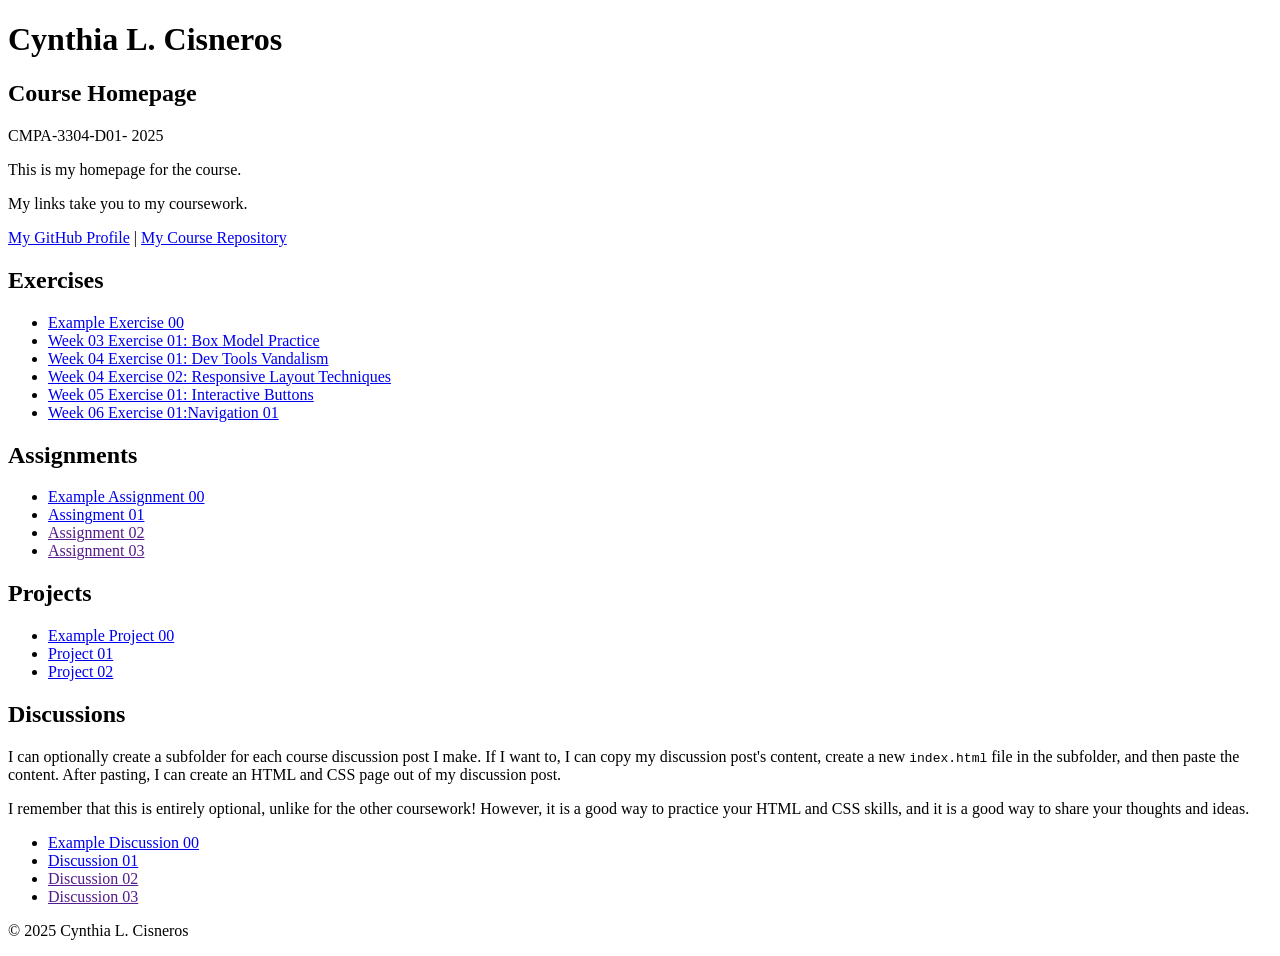
<file: index.html>
<!DOCTYPE html>

<!--

INSTRUCTIONS: HOW TO CHANGE THIS PAGE:

1. Change "Student Name" in the title above to your real name.

2. Change "Your Name" in the big heading below to your real name.

3. Change "your-username" to your real GitHub username in both links.

4. Change "your-repo-name" to the name of this repository.

5. Change "Course Name" to the name of your class.

6. Change "Semester Year" to match when you are taking this class.

7. Add links to your work:
    - Find the words that say "Exercise 01", "Assignment 01", etc.
    - Between the quote marks in href="", put the relative link to your work in the subfolder. You can simply link to the subfolder name. Take a look at the example folders and links to see how to do this.
    - For work not yet started/completed, you can leave the href="" blank until you are ready.
    - Change the words "Exercise 01" to match the name of the exercise. Do the same for assignments and projects. If you add your discussion posts, do the same for them.
    - Do this for each piece of work you finish.

8. You can add more links by copying a whole line like this:
    <li><a href="">New Work Name</a></li>
    Then paste it below the last one in that section.

9. Save your changes and push to GitHub when you are done. Remember you can use GitHub Desktop to help you with this.

Remember: During the course, if you want, you can style your homepage to introduce your own style and aesthetics. To start, keep this page simple and plain. This is just a template to get you started. Embrace the handcrafted approach to web design and development: change things to make them your own.

Remember: You must have a GitHub account, a new GitHub repository for this course, and this file (index.html) in that repository. 

Remember: You must create subfolders for each piece of coursework as the semester progresses.

-->

<html lang="en">
    <head>
        <meta charset="UTF-8" />
        <title>Course Homepage template</title>
        <meta charset="UTF-8" />
        <meta name="viewport" content="width=device-width, initial-scale=1.0" />
        <title>Cynthia Lizeth Cisneros - Course Homepage</title>
    </head>

    <body>
        <header>
            <h1>Cynthia L. Cisneros</h1>
            <h2>Course Homepage</h2>
            <p>CMPA-3304-D01- 2025</p>
            <p>This is my homepage for the course.</p>
            <p>My links take you to my coursework.</p>
            <nav>
                <a href="https://github.com/cynthiacisneros">My GitHub Profile</a>
                |
                <a href="https://github.com/cynthiacisneros/CMPA-3304-D01">
                    My Course Repository
                </a>
            </nav>
        </header>

        <main>
            <section>
                <h2>Exercises</h2>
                <ul>
                    <li>
                        <a href="example-exercise-00/">Example Exercise 00</a>
                    </li>
                    <li><a href="week 03-exercise 01/index.html">Week 03 Exercise 01: Box Model Practice</a></li>
                    <li><a href="week 04 - exercise 01/index.html">Week 04 Exercise 01: Dev Tools Vandalism</a></li>
                    <li><a href="week 04-exercise 02/index.html">Week 04 Exercise 02: Responsive Layout Techniques</a></li>
                    <li><a href="week 05-exercise 01/index.html">Week 05 Exercise 01: Interactive Buttons</a></li>
                    <li><a href="./week-06-exercise-01/index.html">Week 06 Exercise 01:Navigation 01</a></li>
                </ul>
            </section>

            <section>
                <h2>Assignments</h2>
                <ul>
                    <li>
                        <a href="example-assignment-00/">
                            Example Assignment 00
                        </a>
                    </li>
                    <li><a href="assignment-01/index.html"> Assingment 01 </a> </li>
                    <li><a href="">Assignment 02</a></li>
                    <li><a href="">Assignment 03</a></li>
                </ul>
            </section>

            <section>
                <h2>Projects</h2>
                <ul>
                    <li> <a href="example-project-00/">Example Project 00</a> </li>
                    <li><a href="project-01/index.html">Project 01</a></li>
                    <li><a href="project-02/index.html">Project 02</a></li>
                </ul>
            </section>

            <section>
                <h2>Discussions</h2>
                <p>
                    I can optionally create a subfolder for each course
                    discussion post I make. If I want to, I can copy my
                    discussion post's content, create a new
                    <code>index.html</code>
                    file in the subfolder, and then paste the content. After
                    pasting, I can create an HTML and CSS page out of my
                    discussion post.
                </p>
                <p>
                    I remember that this is entirely optional, unlike for the
                    other coursework! However, it is a good way to practice your
                    HTML and CSS skills, and it is a good way to share your
                    thoughts and ideas.
                </p>
                <ul>
                    <li>
                        <a href="example-discussion-00/">
                            Example Discussion 00
                        </a>
                    </li>
                    <li><a href="../index.html">Discussion 01</a></li>
                    <li><a href="">Discussion 02</a></li>
                    <li><a href="">Discussion 03</a></li>
                </ul>
            </section>
        </main>

        <footer>
            <p>&copy; 2025 Cynthia L. Cisneros</p>
        </footer>
    </body>
</html>
</file>
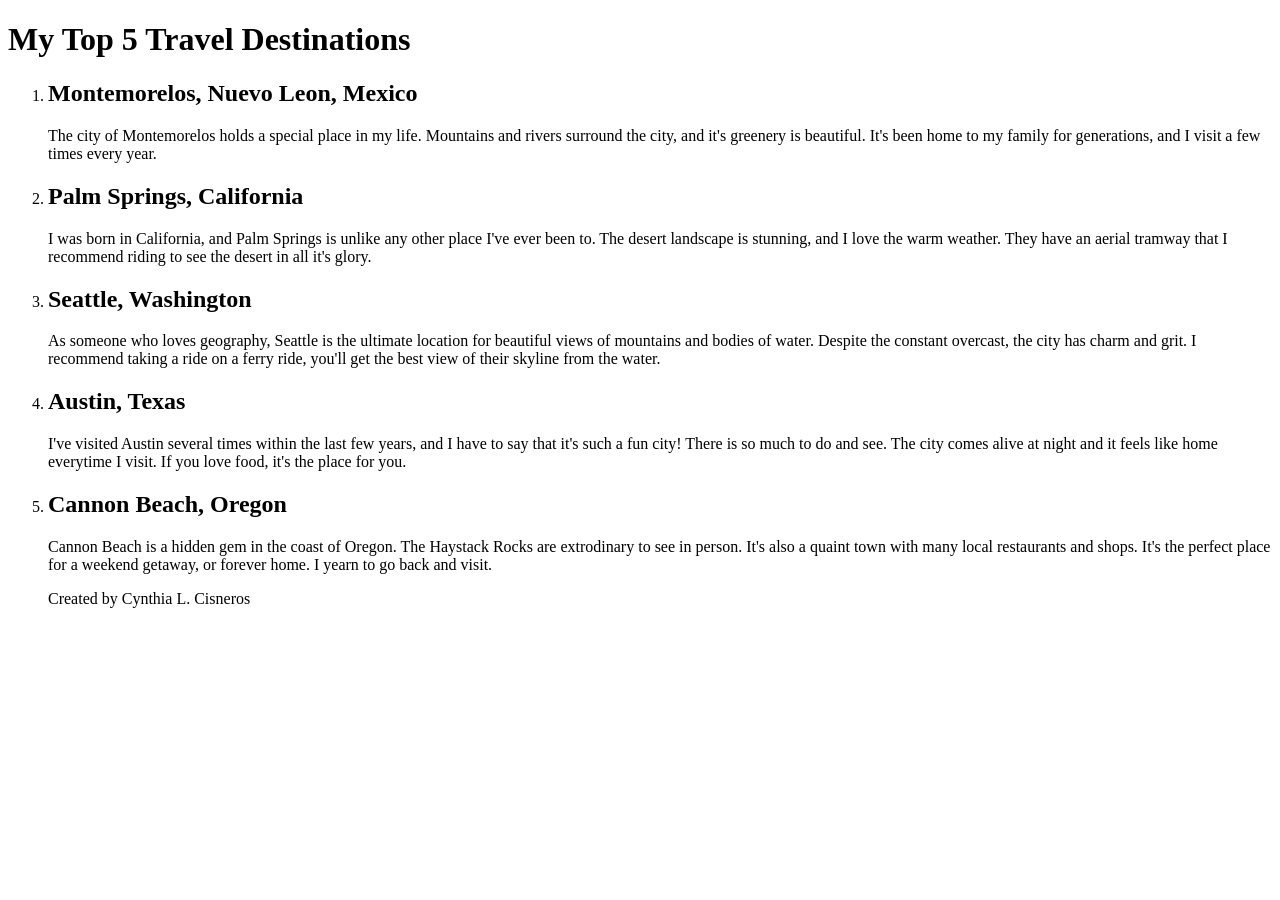
<file: assignment-01/index.html>
<!DOCTYPE html>
<html lang="en">
    <head>
        <meta charset="UTF-8" />
        <Meta name="viewport" content="width=device-width, initial-scale=1.0" />
        <title>Assignment 01: Semantic HTML</title> 

    </head>
    
<main> 
    <h1> My Top 5 Travel Destinations </h1>
    <ol> 
        <li> 
            <h2> Montemorelos, Nuevo Leon, Mexico </h2>
            <p> The city of Montemorelos holds a special place in my life. Mountains and rivers surround the city, and it's greenery is beautiful. It's been home to my family for generations, and I visit a few times every year.  </p>
        </li>
        <li> 
            <h2> Palm Springs, California </h2>
            <p> I was born in California, and Palm Springs is unlike any other place I've ever been to. The desert landscape is stunning, and I love the warm weather. They have an aerial tramway that I recommend riding to see the desert in all it's glory.  </p>
        </li>
        <li> 
            <h2> Seattle, Washington </h2>
            <p> As someone who loves geography, Seattle is the ultimate location for beautiful views of mountains and bodies of water. Despite the constant overcast, the city has charm and grit. I recommend taking a ride on a ferry ride, you'll get the best view of their skyline from the water. </p>
        </li>
        <li> 
            <h2> Austin, Texas </h2>
            <p> I've visited Austin several times within the last few years, and I have to say that it's such a fun city! There is so much to do and see. The city comes alive at night and it feels like home everytime I visit. If you love food, it's the place for you. </p>
        </li>
        <li> 
            <h2> Cannon Beach, Oregon </h2>
            <p> Cannon Beach is a hidden gem in the coast of Oregon. The Haystack Rocks are extrodinary to see in person. It's also a quaint town with many local restaurants and shops. It's the perfect place for a weekend getaway, or forever home. I yearn to go back and visit.  </p>
        </li>

        <footer> 
            <p> Created by Cynthia L. Cisneros </p>
        </footer>
</file>
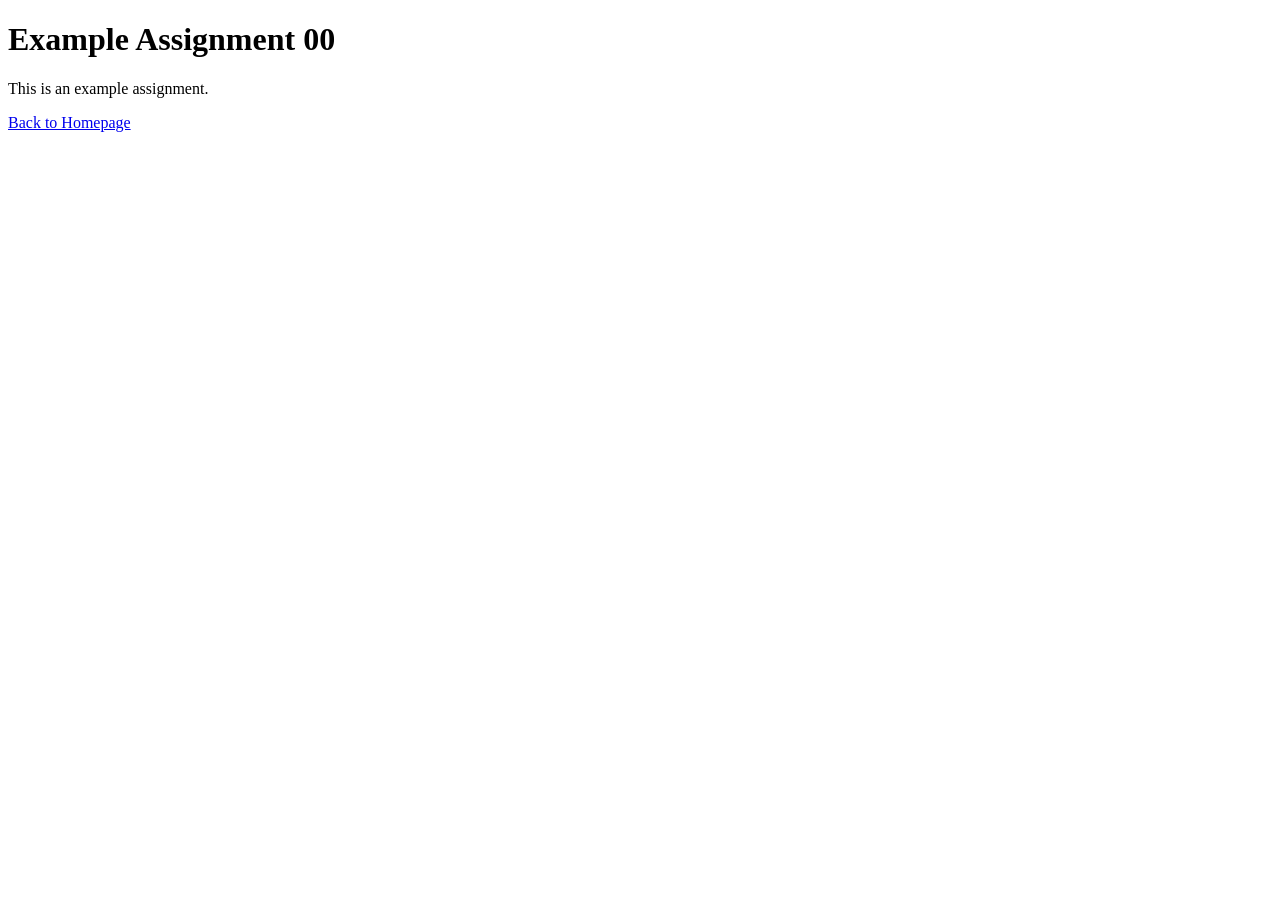
<file: example-assignment-00/index.html>
<!DOCTYPE html>
<html lang="en">
    <head>
        <meta charset="UTF-8" />
        <meta name="viewport" content="width=device-width, initial-scale=1.0" />
        <title>Example Assignment 00</title>
    </head>
    <body>
        <h1>Example Assignment 00</h1>
        <p>This is an example assignment.</p>
        <a href="../index.html">Back to Homepage</a>
    </body>
</html>
</file>
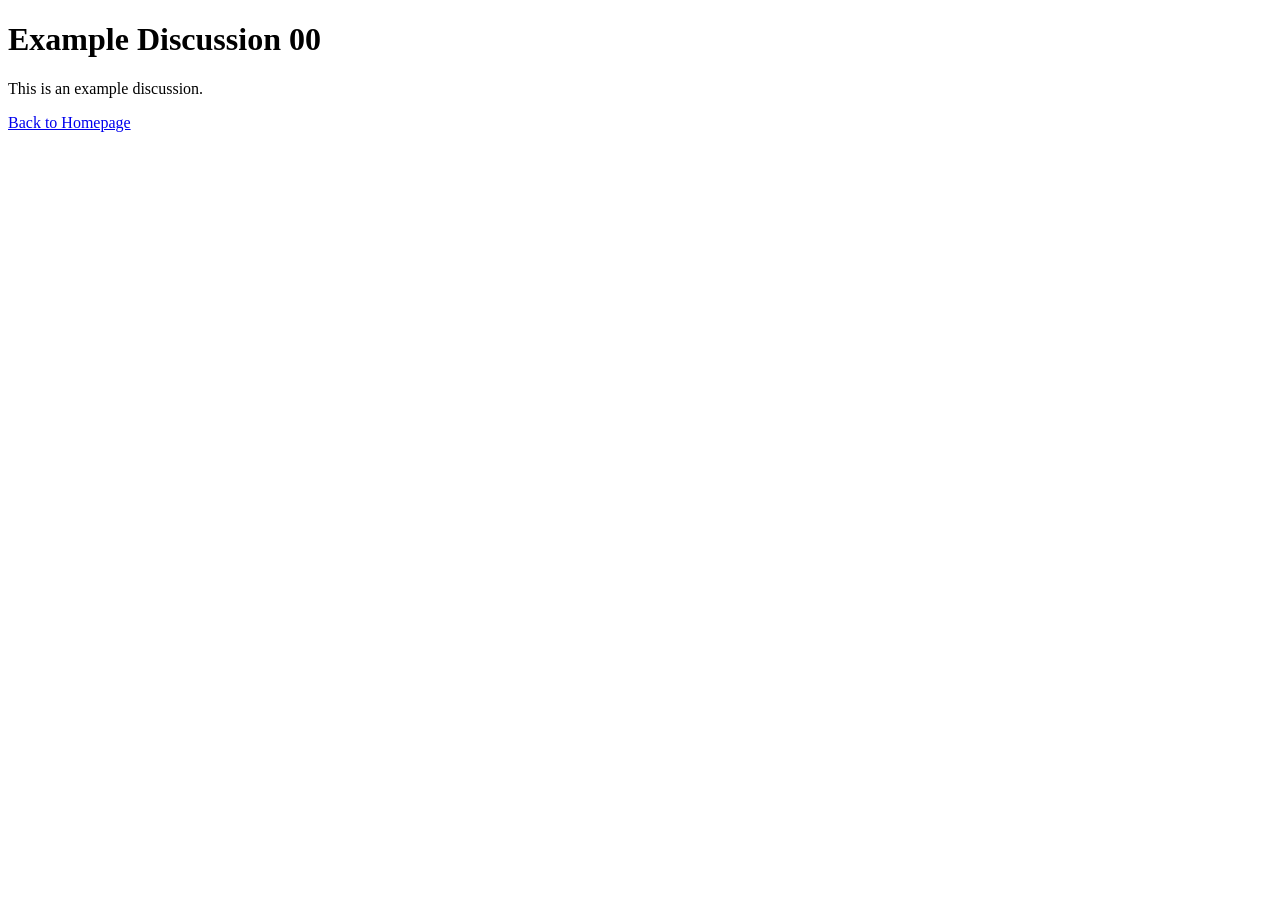
<file: example-discussion-00/index.html>
<!DOCTYPE html>
<html lang="en">
    <head>
        <meta charset="UTF-8" />
        <meta name="viewport" content="width=device-width, initial-scale=1.0" />
        <title>Example Discussion 00</title>
    </head>
    <body>
        <h1>Example Discussion 00</h1>
        <p>This is an example discussion.</p>
        <a href="../index.html">Back to Homepage</a>
    </body>
</html>
</file>
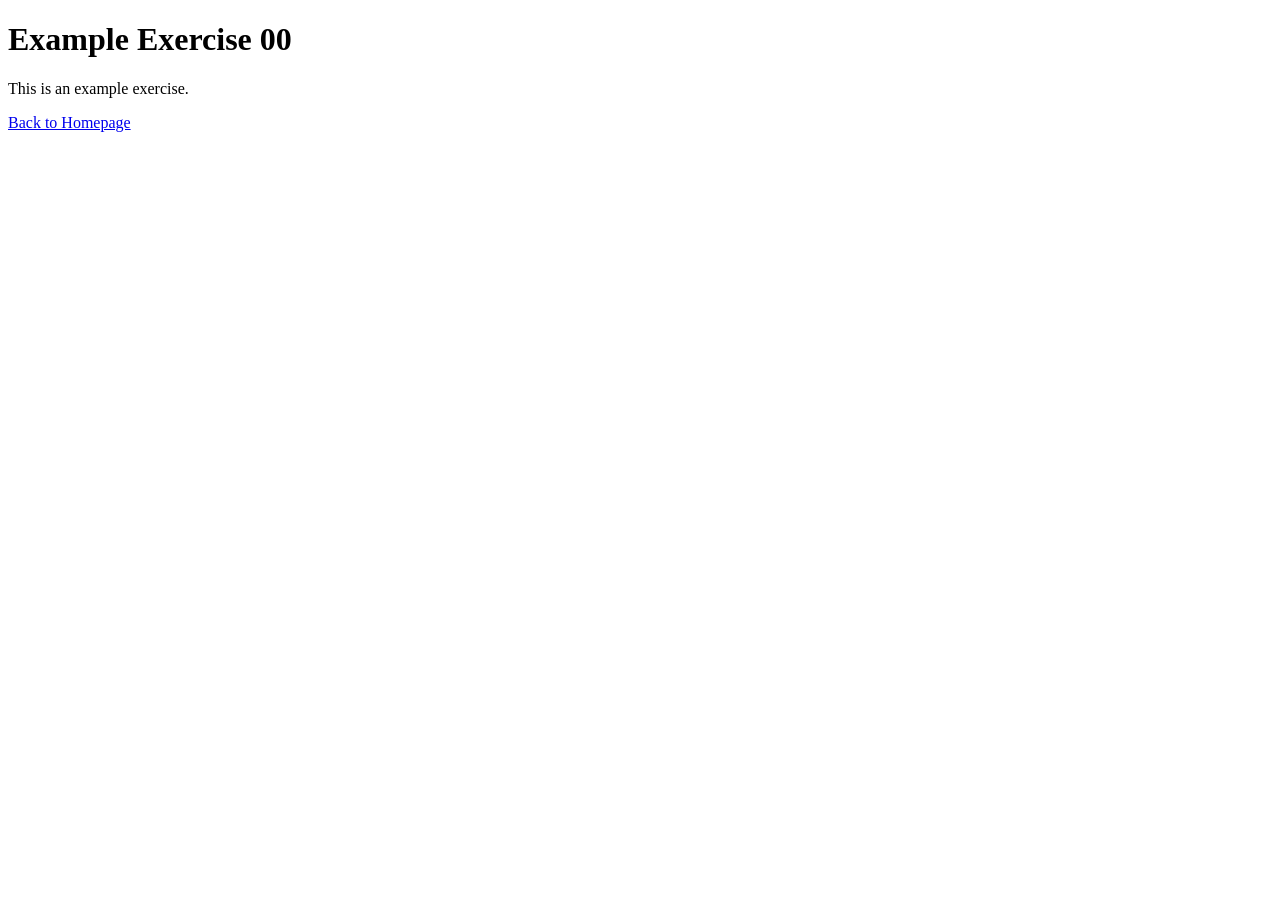
<file: example-exercise-00/index.html>
<!DOCTYPE html>
<html lang="en">
    <head>
        <meta charset="UTF-8" />
        <meta name="viewport" content="width=device-width, initial-scale=1.0" />
        <title>Example Exercise 00</title>
    </head>
    <body>
        <h1>Example Exercise 00</h1>
        <p>This is an example exercise.</p>
        <a href="../index.html">Back to Homepage</a>
    </body>
</html>
</file>
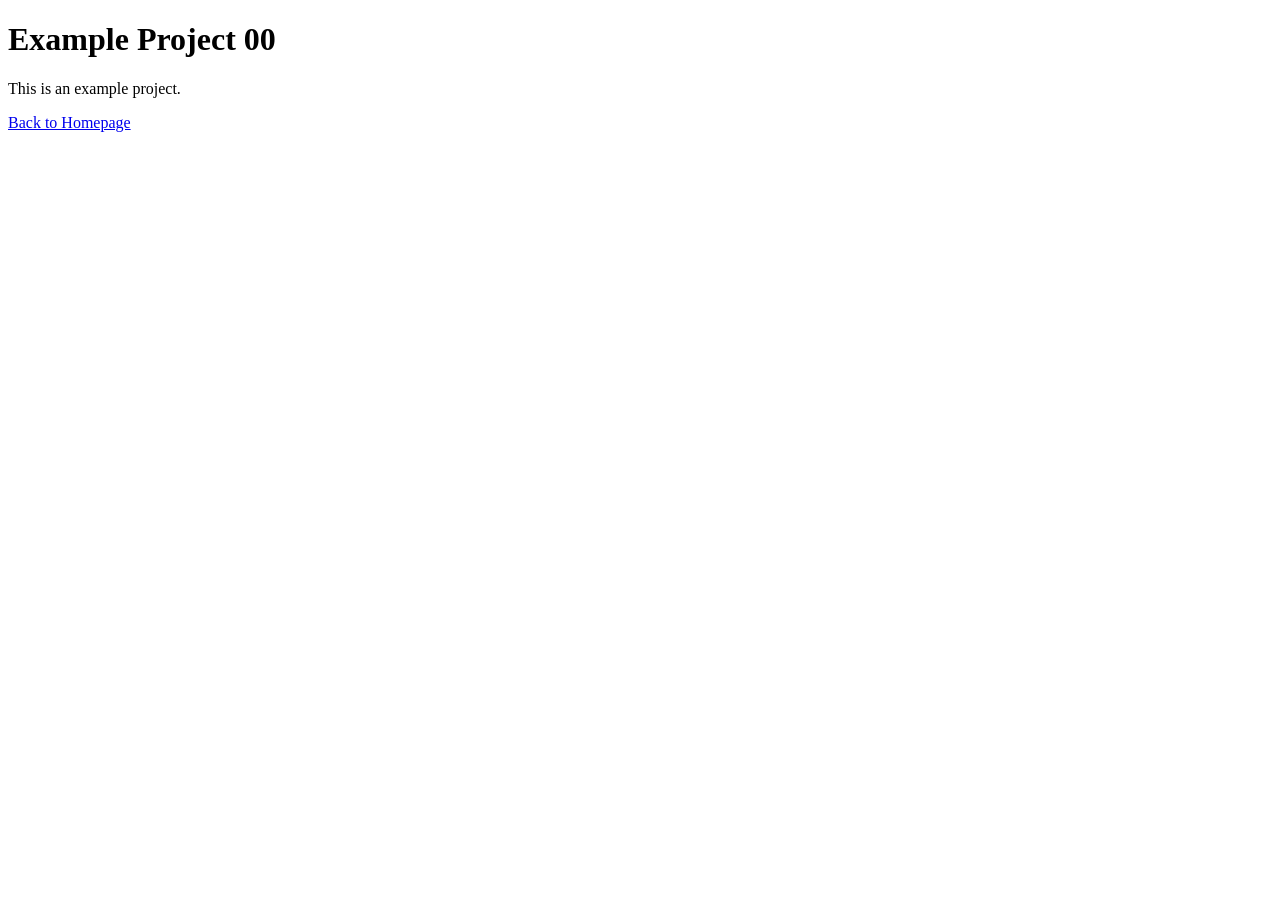
<file: example-project-00/index.html>
<!DOCTYPE html>
<html lang="en">
    <head>
        <meta charset="UTF-8" />
        <meta name="viewport" content="width=device-width, initial-scale=1.0" />
        <title>Example Project 00</title>
    </head>
    <body>
        <h1>Example Project 00</h1>
        <p>This is an example project.</p>
        <a href="../index.html">Back to Homepage</a>
    </body>
</html>
</file>
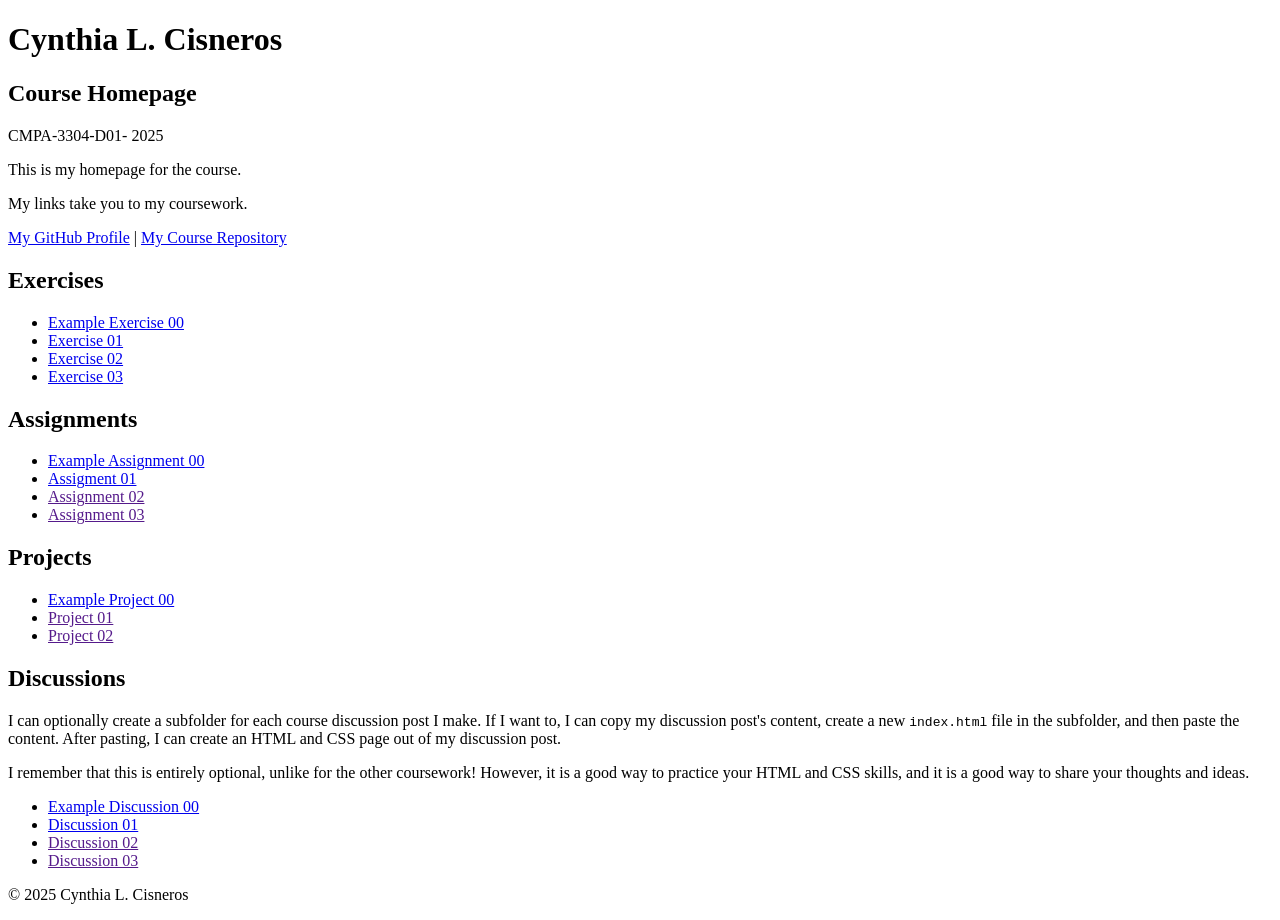
<file: index.html /index.html>
<!DOCTYPE html>

<!--

INSTRUCTIONS: HOW TO CHANGE THIS PAGE:

1. Change "Student Name" in the title above to your real name.

2. Change "Your Name" in the big heading below to your real name.

3. Change "your-username" to your real GitHub username in both links.

4. Change "your-repo-name" to the name of this repository.

5. Change "Course Name" to the name of your class.

6. Change "Semester Year" to match when you are taking this class.

7. Add links to your work:
    - Find the words that say "Exercise 01", "Assignment 01", etc.
    - Between the quote marks in href="", put the relative link to your work in the subfolder. You can simply link to the subfolder name. Take a look at the example folders and links to see how to do this.
    - For work not yet started/completed, you can leave the href="" blank until you are ready.
    - Change the words "Exercise 01" to match the name of the exercise. Do the same for assignments and projects. If you add your discussion posts, do the same for them.
    - Do this for each piece of work you finish.

8. You can add more links by copying a whole line like this:
    <li><a href="">New Work Name</a></li>
    Then paste it below the last one in that section.

9. Save your changes and push to GitHub when you are done. Remember you can use GitHub Desktop to help you with this.

Remember: During the course, if you want, you can style your homepage to introduce your own style and aesthetics. To start, keep this page simple and plain. This is just a template to get you started. Embrace the handcrafted approach to web design and development: change things to make them your own.

Remember: You must have a GitHub account, a new GitHub repository for this course, and this file (index.html) in that repository. 

Remember: You must create subfolders for each piece of coursework as the semester progresses.

-->

<html lang="en">
    <head>
        <meta charset="UTF-8" />
        <title>Course Homepage template</title>
        <meta charset="UTF-8" />
        <meta name="viewport" content="width=device-width, initial-scale=1.0" />
        <title>Cynthia L. Cisneros - Course Homepage</title>
    </head>

    <body>
        <header>
            <h1>Cynthia L. Cisneros</h1>
            <h2>Course Homepage</h2>
            <p>CMPA-3304-D01- 2025</p>
            <p>This is my homepage for the course.</p>
            <p>My links take you to my coursework.</p>
            <nav>
                <a href="https://github.com/cynthiacisneros">My GitHub Profile</a>
                |
                <a href="https://github.com/cynthiacisneros/CMPA-3304-D01">
                    My Course Repository
                </a>
            </nav>
        </header>

        <main>
            <section>
                <h2>Exercises</h2>
                <ul>
                    <li>
                        <a href="example-exercise-00/">Example Exercise 00</a>
                    </li>
                    <li><a href="week 03-exercise 01/index.html">Exercise 01</a></li>
                    <li><a href="week 04 - exercise 01/index.html">Exercise 02</a></li>
                    <li><a href="week 04-exercise 02/index.html">Exercise 03</a></li>
                </ul>
            </section>

            <section>
                <h2>Assignments</h2>
                <ul>
                    <li>
                        <a href="example-assignment-00/">
                            Example Assignment 00
                        </a>
                    </li>
                    <li><a href="assignment-01/index.html"> Assigment 01 </a> </li>
                    <li><a href="">Assignment 02</a></li>
                    <li><a href="">Assignment 03</a></li>
                </ul>
            </section>

            <section>
                <h2>Projects</h2>
                <ul>
                    <li>
                        <a href="example-project-00/">Example Project 00</a>
                    </li>
                    <li><a href="">Project 01</a></li>
                    <li><a href="">Project 02</a></li>
                </ul>
            </section>

            <section>
                <h2>Discussions</h2>
                <p>
                    I can optionally create a subfolder for each course
                    discussion post I make. If I want to, I can copy my
                    discussion post's content, create a new
                    <code>index.html</code>
                    file in the subfolder, and then paste the content. After
                    pasting, I can create an HTML and CSS page out of my
                    discussion post.
                </p>
                <p>
                    I remember that this is entirely optional, unlike for the
                    other coursework! However, it is a good way to practice your
                    HTML and CSS skills, and it is a good way to share your
                    thoughts and ideas.
                </p>
                <ul>
                    <li>
                        <a href="example-discussion-00/">
                            Example Discussion 00
                        </a>
                    </li>
                    <li><a href="../index.html">Discussion 01</a></li>
                    <li><a href="">Discussion 02</a></li>
                    <li><a href="">Discussion 03</a></li>
                </ul>
            </section>
        </main>

        <footer>
            <p>&copy; 2025 Cynthia L. Cisneros</p>
        </footer>
    </body>
</html>
</file>
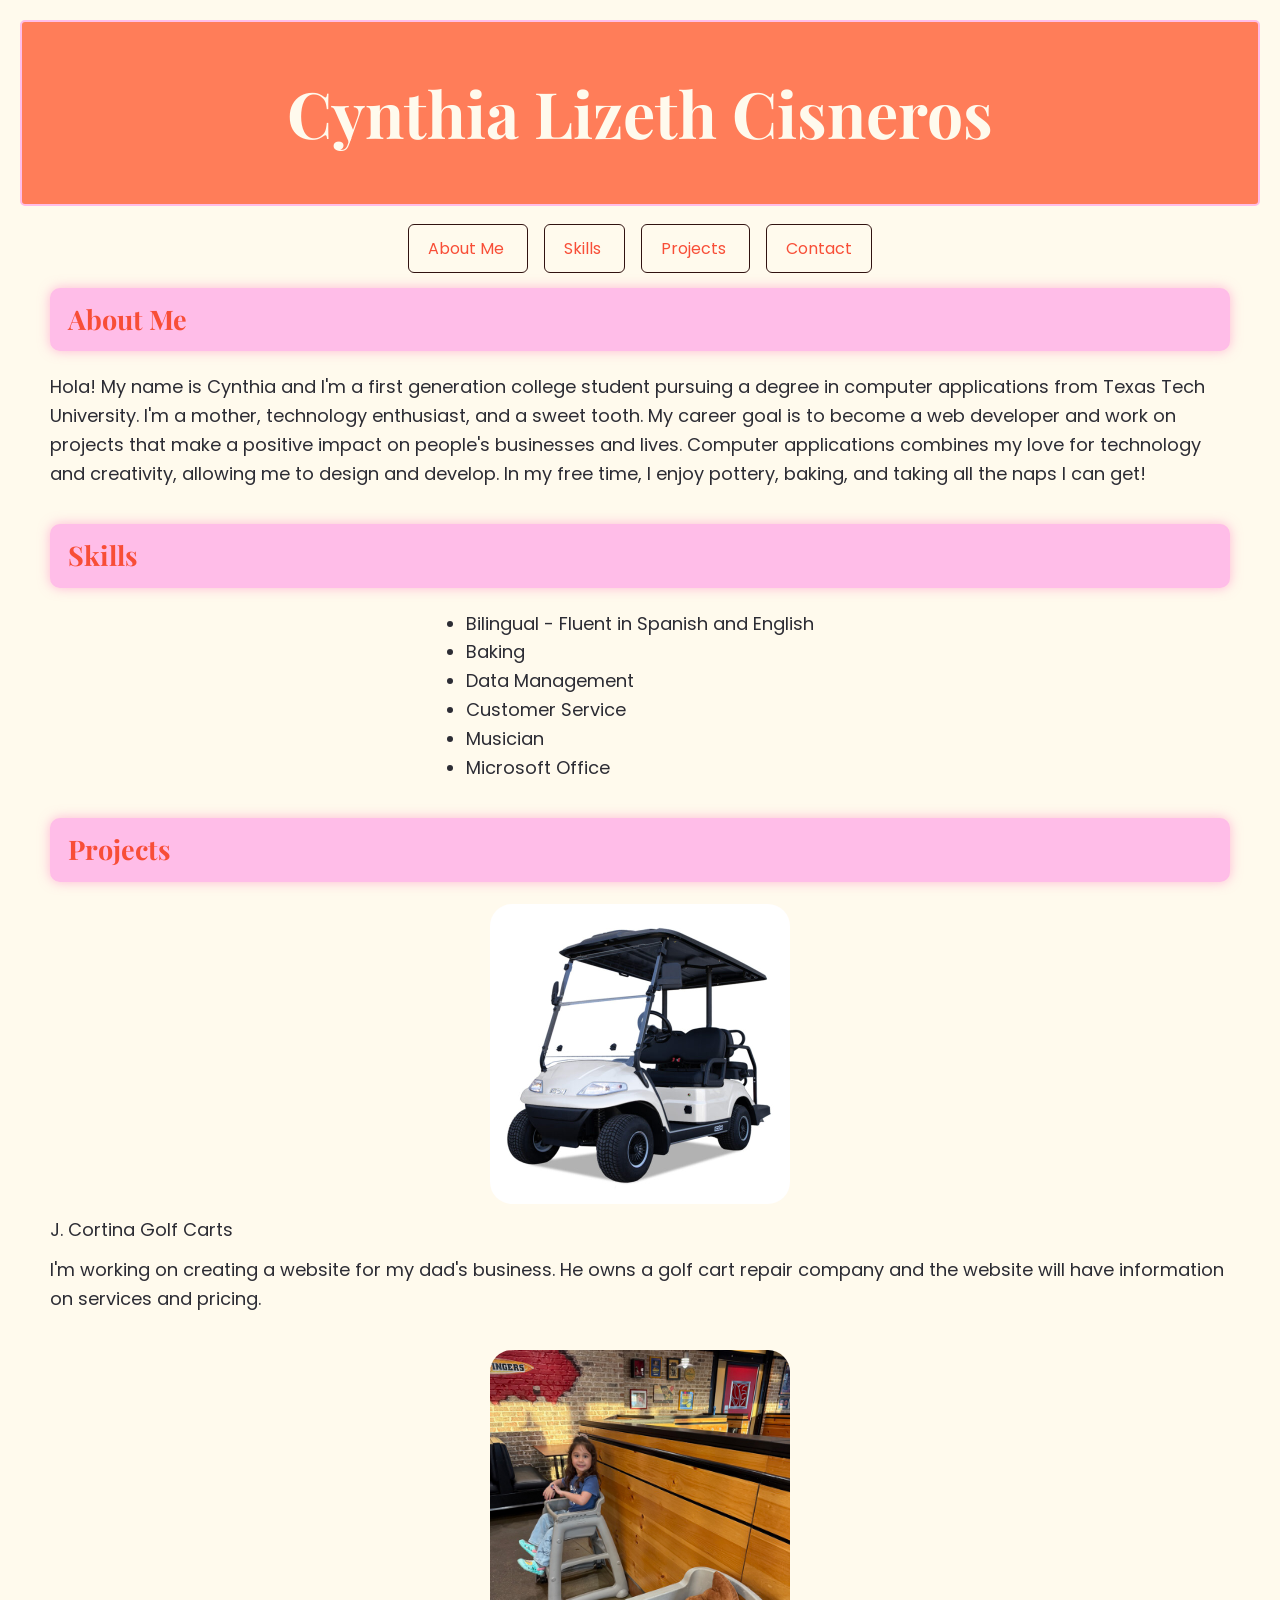
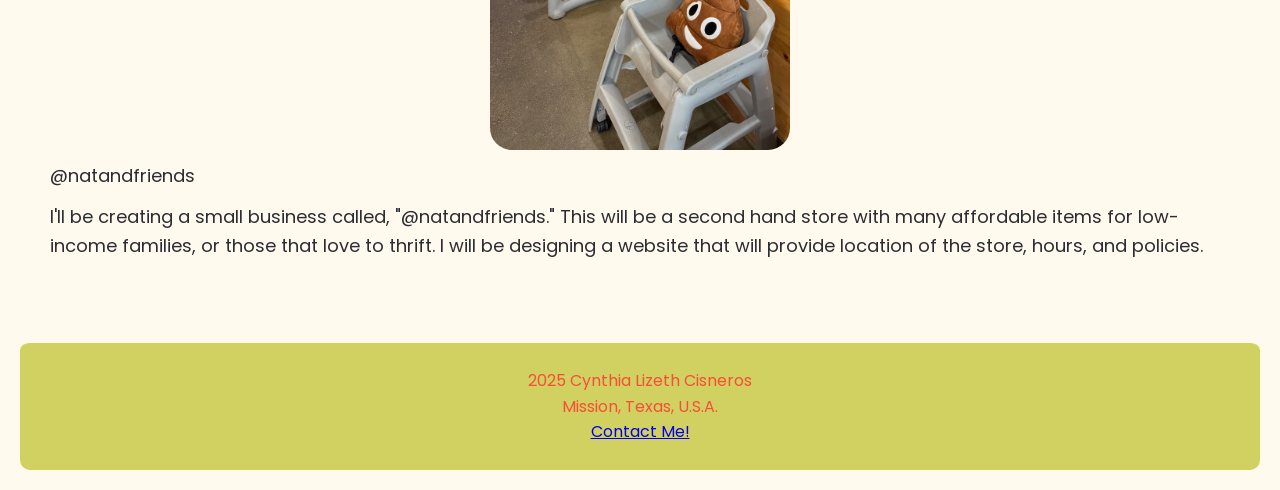
<file: project-01/index.html>
<html lang="en">
    <head>
        <meta charset="UTF-8" />
        <meta name="viewport" content="width=device-width, initial-scale=1.0" />
        <title>Course Homepage template</title>
        <meta charset="UTF-8" />
        <meta name="viewport" content="width=device-width, initial-scale=1.0" />
        <title>Personal Landing Page</title>
        <link rel="stylesheet" href="style.css" />
        <link rel="preconnect" href="https://fonts.googleapis.com">
        <link rel="preconnect" href="https://fonts.gstatic.com" crossorigin>
        <link href="https://fonts.googleapis.com/css2?family=Playfair+Display:ital,wght@0,400..900;1,400..900&display=swap" rel="stylesheet">
        <link rel="preconnect" href="https://fonts.googleapis.com">
        <link rel="preconnect" href="https://fonts.gstatic.com" crossorigin>
        <link href="https://fonts.googleapis.com/css2?family=Playfair+Display:ital,wght@0,400..900;1,400..900&family=Poppins:ital,wght@0,100;0,200;0,300;0,400;0,500;0,600;0,700;0,800;0,900;1,100;1,200;1,300;1,400;1,500;1,600;1,700;1,800;1,900&display=swap" rel="stylesheet">

    </head>
<body>
    <main>
        <div class="banner-title">
            <h1> Cynthia Lizeth Cisneros </h1>
        </div>

    <div class="navigation"></div>
    <nav>
        <ul>
            <a href="About Me"> About Me </a>
            <a href="Skills"> Skills </a>
            <a href="Projects"> Projects </a>
            <a href="Contact"> Contact </a>
        </ul>
    </nav>


     <div class="collection-grid"></div>


        <div class="collection-card">
             <h2> About Me </h2>
             <p> Hola! My name is Cynthia and I'm a first generation college student pursuing a degree in computer applications from Texas Tech University.
                I'm a mother, technology enthusiast, and a sweet tooth. My career goal is to become a web developer and work on projects that make a positive impact on people's businesses and lives.
                Computer applications combines my love for technology and creativity, allowing me to design and develop. In my free time, I enjoy pottery, baking, and taking all the naps I can get! </p>
        </div>

    <div class="collection-card">
                <h2>Skills</h2>
                <ul class="Skills-list">
                    <li> Bilingual - Fluent in Spanish and English </li>
                    <li> Baking </li>
                    <li> Data Management </li>
                    <li> Customer Service </li>
                    <li> Musician </li>
                    <li> Microsoft Office </li>
                <ul>    


    </div>
 <div class="collection-card">
                <h2>Projects</h2>
                <img src="golf cart copy.jpg" alt="Golf Cart" />
                <p class="details"> J. Cortina Golf Carts </p>
                <p class="description">
                    I'm working on creating a website for my dad's business. He owns a golf cart repair company
                    and the website will have information on services and pricing. 
                </p>
 </div>

  <div class="collection-card">
                <img src="nati and friend.jpeg" alt="Nat and Friend" />
                <p class="details"> @natandfriends </p>
                <p class="description">
                    I'll be creating a small business called, "@natandfriends." This will be a second hand
                    store with many affordable items for low-income families, or those that love to thrift. I will be designing
                    a website that will provide location of the store, hours, and policies. 
                </p>
 </div>

<footer> 
    <p> 2025 Cynthia Lizeth Cisneros </p>
    <p> Mission, Texas, U.S.A.</p>
    <a href="mailto:cyncisner@ttu.edu" >
        <p> Contact Me!</p>
    


</footer>
 

    
    
     


    </main>
</file>
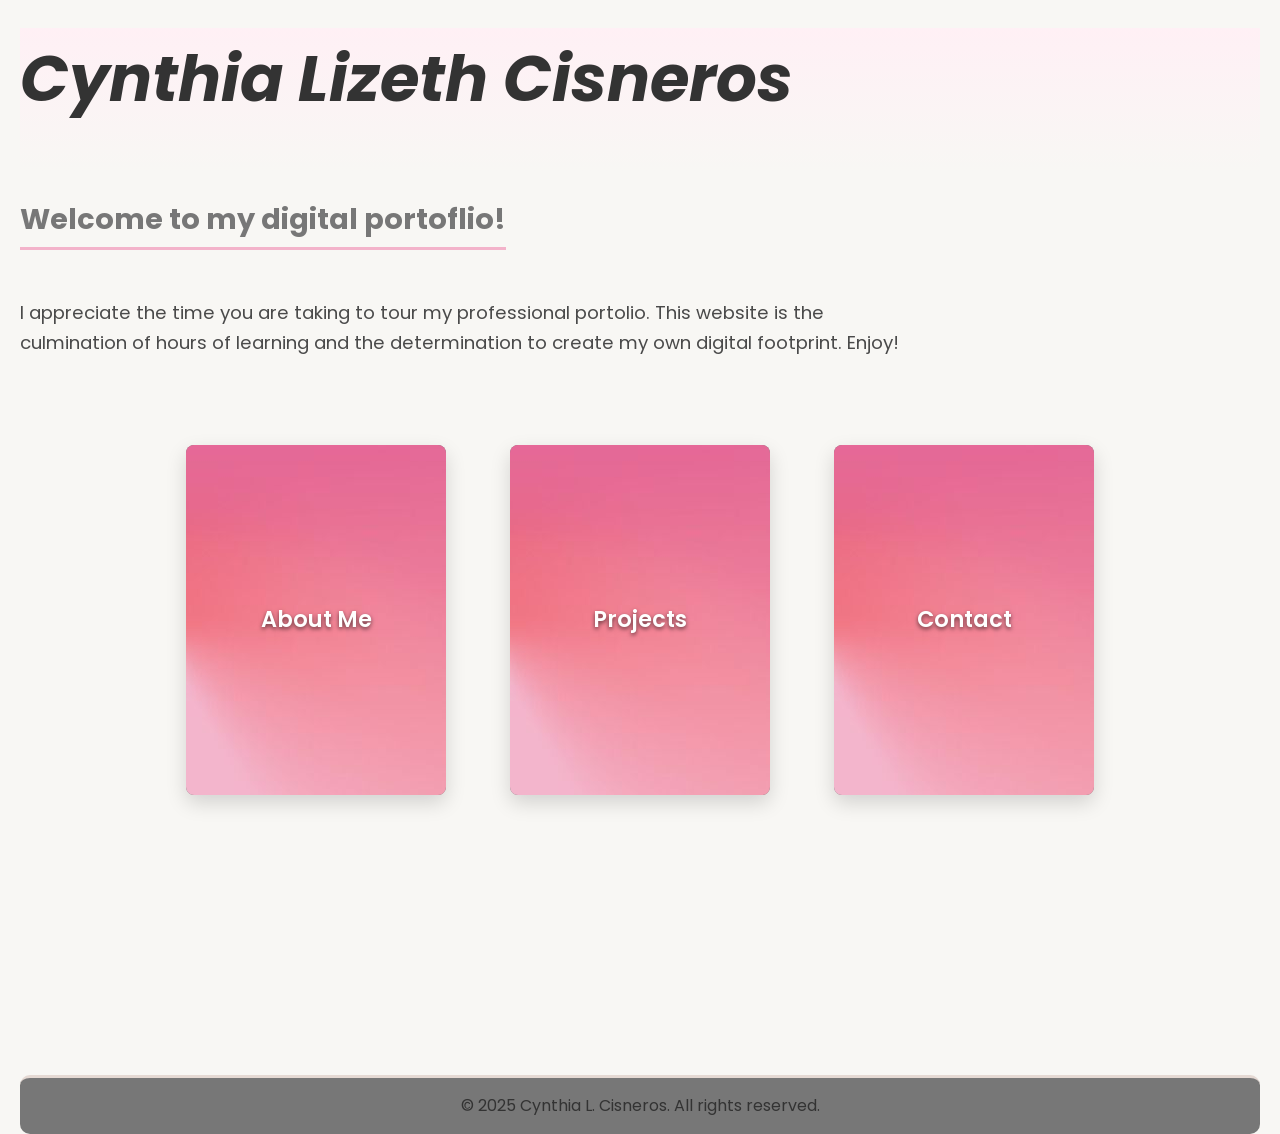
<file: project-02/index.html>
<!DOCTYPE html>
<html lang="en">

<head>
  <meta charset="UTF-8">
  <meta name="viewport" content="width=device-width, initial-scale=1.0">
  <title>Professional Portfolio</title>
   <link rel="stylesheet" href="style.css" />
        <link rel="preconnect" href="https://fonts.googleapis.com">
        <link rel="preconnect" href="https://fonts.gstatic.com" crossorigin>
        <link href="https://fonts.googleapis.com/css2?family=Playfair+Display:ital,wght@0,400..900;1,400..900&display=swap" rel="stylesheet">
        <link rel="preconnect" href="https://fonts.googleapis.com">
        <link rel="preconnect" href="https://fonts.gstatic.com" crossorigin>
        <link href="https://fonts.googleapis.com/css2?family=Playfair+Display:ital,wght@0,400..900;1,400..900&family=Poppins:ital,wght@0,100;0,200;0,300;0,400;0,500;0,600;0,700;0,800;0,900;1,100;1,200;1,300;1,400;1,500;1,600;1,700;1,800;1,900&display=swap" rel="stylesheet">

</head>

  <main>   
    <div class="main-section"> 
      <h1>Cynthia Lizeth Cisneros</h1>
   </div>
    
   <div class="welcome-text">
      <h2>Welcome to my digital portoflio!</h2>
   </div>

<body>

<section>
  <div class="section-intro">
      <p>I appreciate the time you are taking to tour my professional portolio. This website is the culmination of hours of learning and the determination to create my own digital footprint. Enjoy!</p>
    </section>
  </main>

<nav class="nav-gallery">

  <a href="about.html" class="nav-card card-about">
    <img src="pink.jpeg" alt="pink background"/>
    <span>About Me</span>
  
  </a>
  <a href="projects/projects.html" class="nav-card card-projects">
    <img src="pink.jpeg" alt="pink background"/>
    <span>Projects</span>
  </a>
  <a href="contact/contact.html" class="nav-card card-contact">
    <img src="pink.jpeg" alt="pink background"/>
    <span>Contact</span>
  </a>
</nav>



  <footer>
    <p>&copy; 2025 Cynthia L. Cisneros. All rights reserved.</p>
  </footer>
</file>
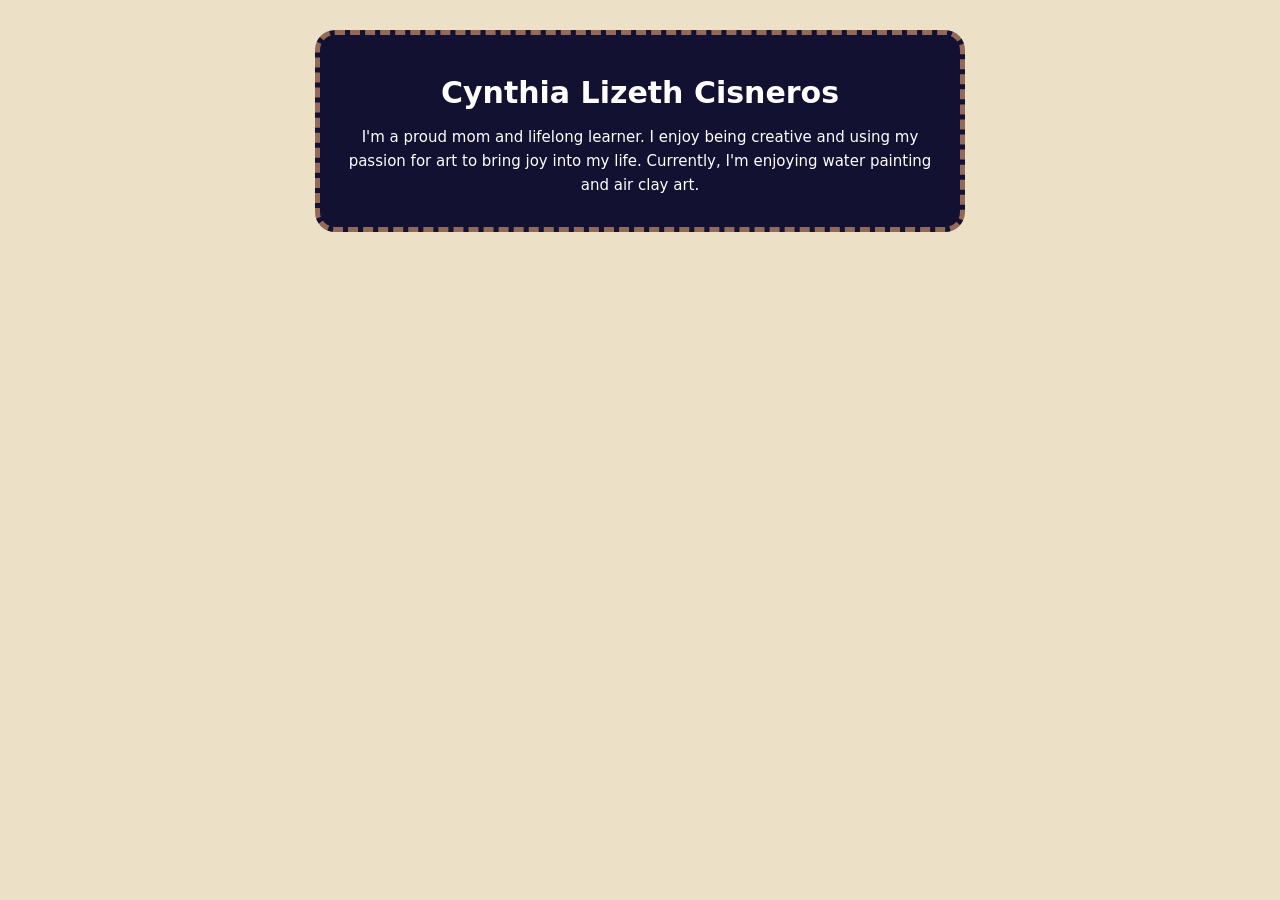
<file: week 03-exercise 01/index.html>
<!DOCTYPE html>
<html lang="en">
    <head>
        <meta charset="UTF-8" />
        <Meta name="viewport" content="width=device-width, initial-scale=1.0" />
        <title> Cynthia Lizeth Cisneros </title> 
        <link rel="stylesheet" href="style.css" />

    </head>

    <body>
<main> 
    <div class="card">
    <h1> Cynthia Lizeth Cisneros </h1>
    <p> I'm a proud mom and lifelong learner. I enjoy being creative and using my passion for art to bring joy into my life. Currently, I'm enjoying water painting and air clay art.  </p>
</file>
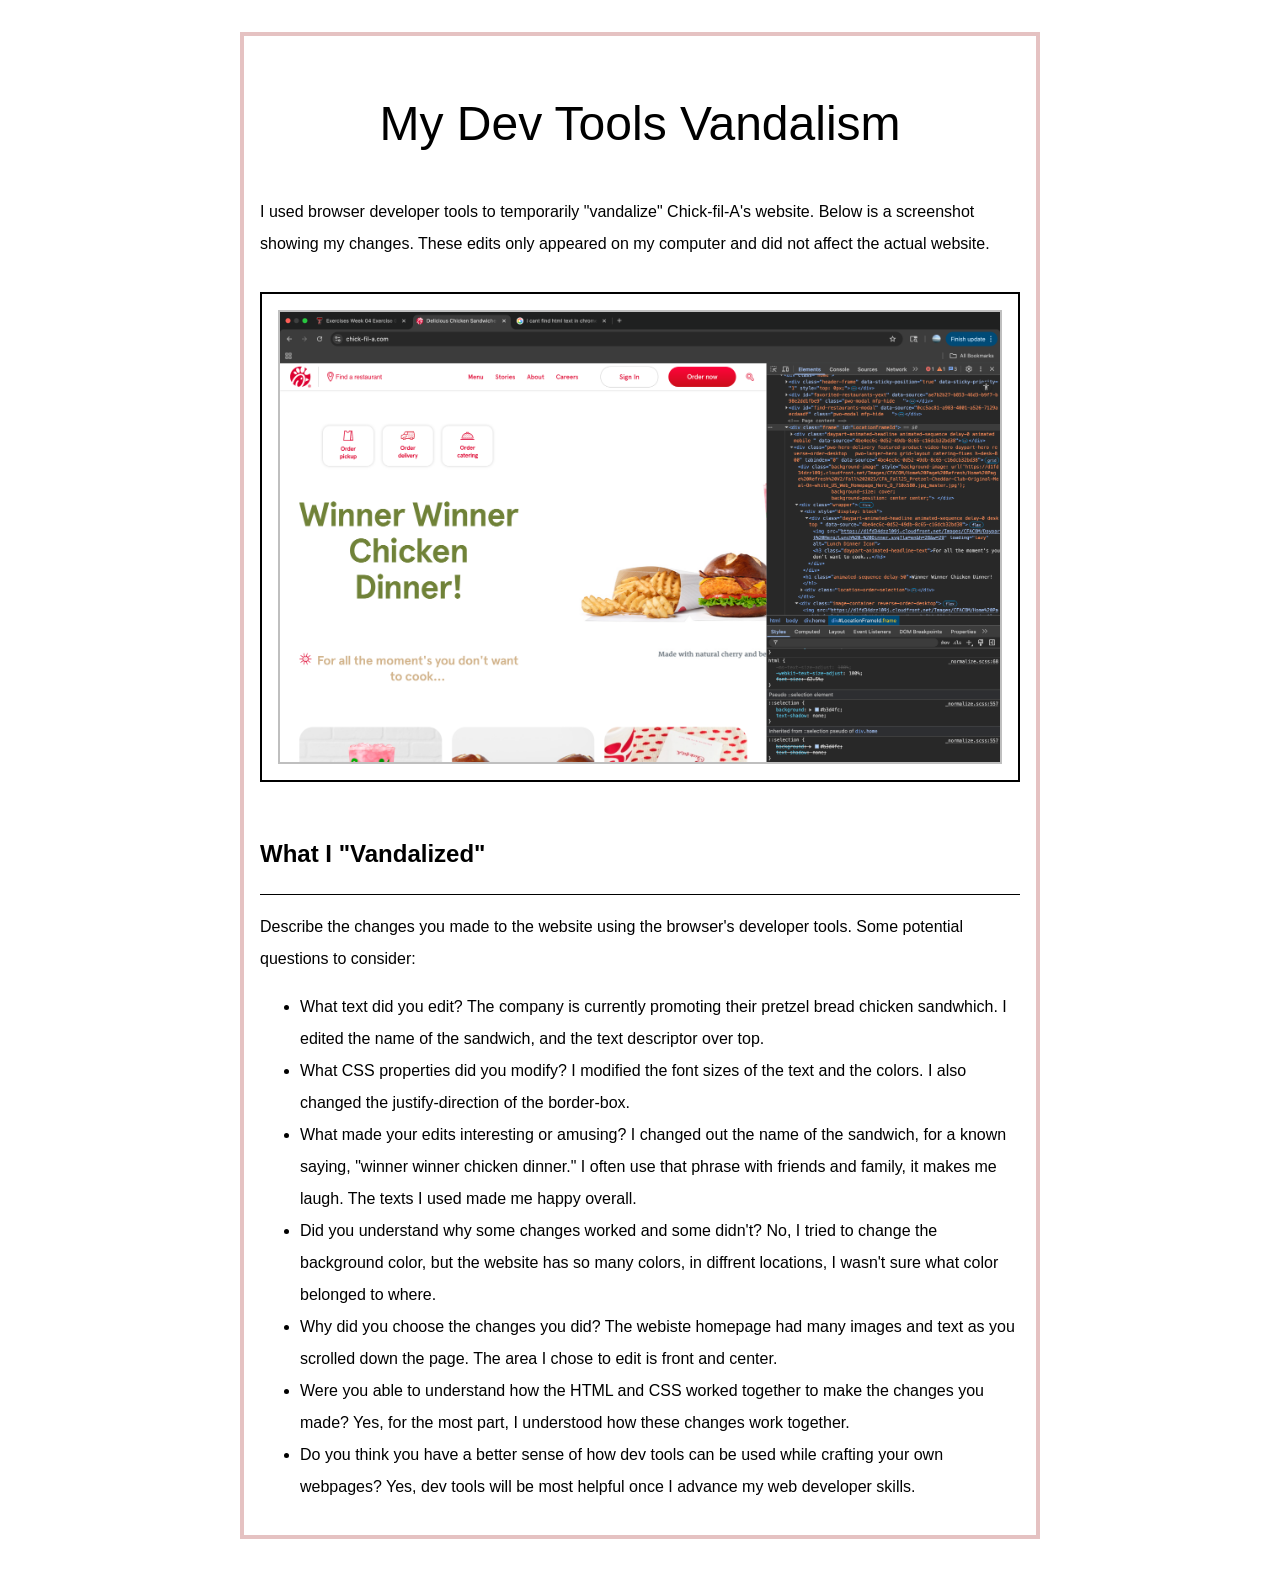
<file: week 04 - exercise 01/index.html>
<!DOCTYPE html>
<html lang="en">

<head>
    <meta charset="UTF-8" />
    <meta name="viewport" content="width=device-width, initial-scale=1.0" />
    <title>Week 04 Exercise 01 - My Dev Tools Vandalism</title>
    <link rel="stylesheet" href="./style.css" />
</head>

<body>
    <main>
        <h1>My Dev Tools Vandalism</h1>
        <p>
            I used browser developer tools to temporarily "vandalize" Chick-fil-A's
            website. Below is a screenshot showing my changes. These edits
            only appeared on my computer and did not affect the actual
            website.
        </p>
        <div class="screenshot-container">
            <!-- 
                IMPORTANT: Update the src attribute below to match your screenshot filename.
                Example: If your screenshot is named "apple-dot-com-but-with-papyrus-font.png", change the line to:
                src="./apple-dot-com-but-with-papyrus-font.png"
            -->
            <img src="devtools-vandalism-screenshot.png" alt="Screenshot of the webpage I vandalized" />
        </div>
        <h2>What I "Vandalized"</h2>
        <p>
            Describe the changes you made to the website using the browser's developer tools. Some potential questions
            to consider:
        <ul>
            <li>What text did you edit? The company is currently promoting their pretzel bread chicken sandwhich. I edited the name of the sandwich, and the text descriptor over top.</li>
            <li>What CSS properties did you modify? I modified the font sizes of the text and the colors. I also changed the justify-direction of the border-box. </li>
            <li>What made your edits interesting or amusing? I changed out the name of the sandwich, for a known saying, "winner winner chicken dinner." I often use that phrase with friends and family, it makes me laugh. The texts I used made me happy overall.</li>
            <li>Did you understand why some changes worked and some didn't? No, I tried to change the background color, but the website has so many colors, in diffrent locations, I wasn't sure what color belonged to where.</li>
            <li>Why did you choose the changes you did? The webiste homepage had many images and text as you scrolled down the page. The area I chose to edit is front and center.</li>
            <li>Were you able to understand how the HTML and CSS worked together to make the changes you made? Yes, for the most part, I understood how these changes work together.</li>
            <li>Do you think you have a better sense of how dev tools can be used while crafting your own webpages? Yes, dev tools will be most helpful once I advance my web developer skills.</li>
        </ul>
        </p>
    </main>
</body>

</html>
</file>
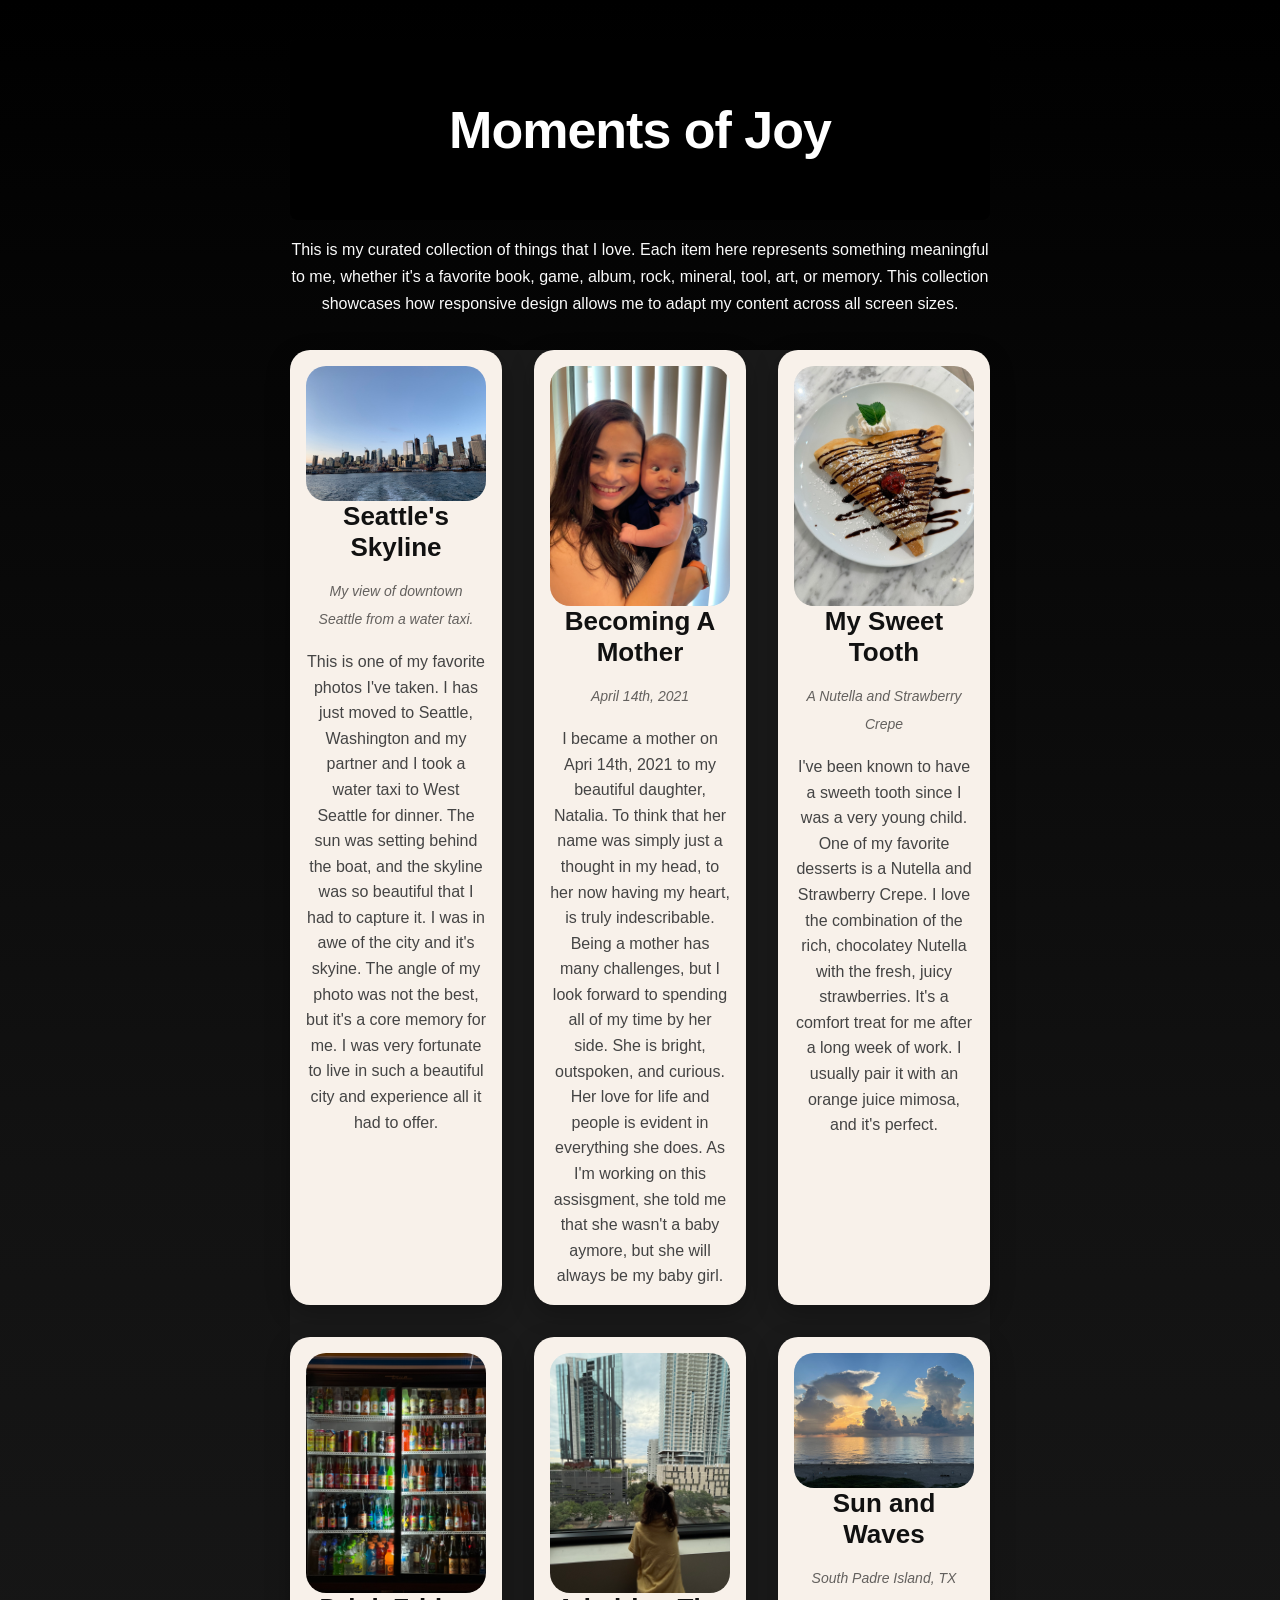
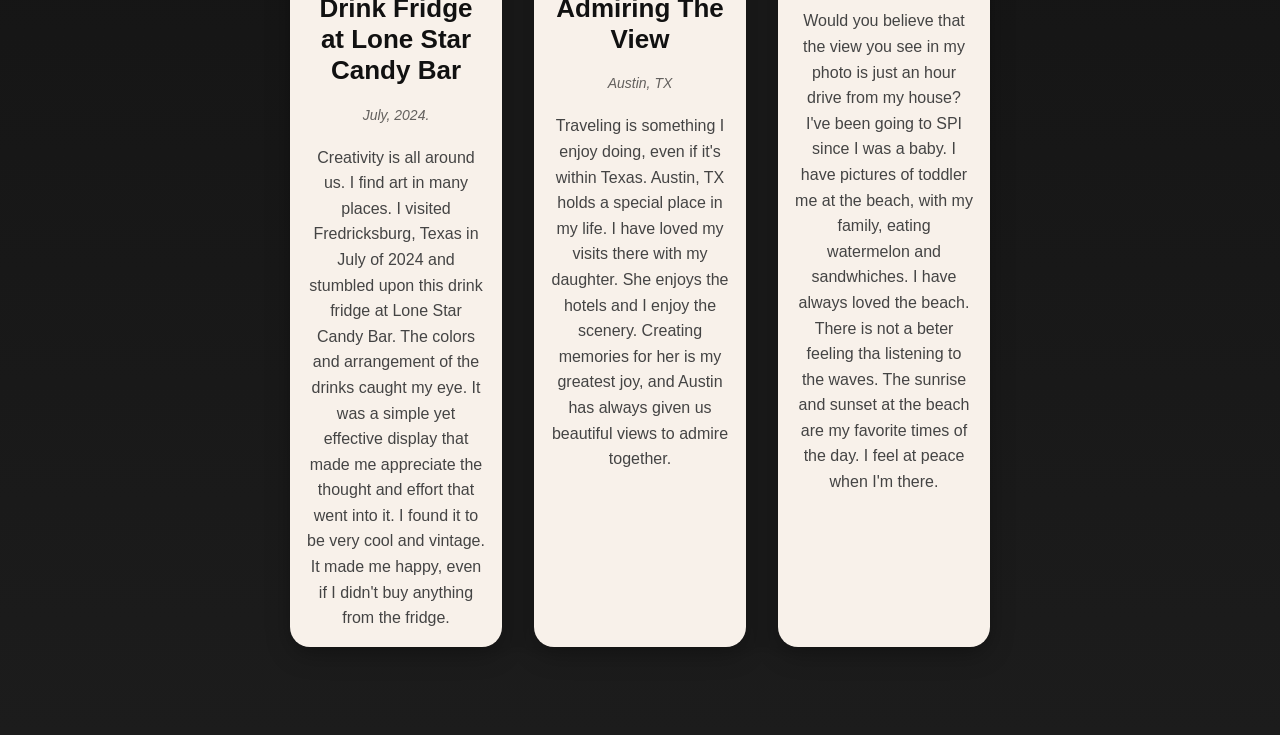
<file: week 04-exercise 02/index.html>
<!DOCTYPE html>
<html lang="en">

<head>
    <meta charset="UTF-8" />
    <meta name="viewport" content="width=device-width, initial-scale=1.0" />
    <title>Week 04 Exercise 02 - My Collection</title>
    <link rel="stylesheet" href="./style.css" />
</head>

<body>
    <main>
        <div class = "top-bar">
             <h1>Moments of Joy<h1>
        </div>  

        <!-- 
            SAMPLE OVERVIEW TEXT
            Replace this entire paragraph with your own description.
            How do you think about your collection? Write that out here.
            P.S. Please use your own words. Be yourself.
        -->
        <p>
            This is my curated collection of things that I love. Each item here represents something meaningful to me,
            whether it's a favorite book, game, album, rock, mineral, tool, art, or memory. This collection showcases
            how responsive design allows me to adapt my content across all screen sizes.
        </p>

        <div class="collection-grid">

            <!-- 
                SAMPLE CARD 1
                Replace this entire card with your own item.
                Keep the same structure: image, title, details, description.
            -->
            <div class="collection-card">
                <img src="IMG_5363.jpeg" alt="Seattle Skyline" />
                <h2> Seattle's Skyline </h2>
                <p class="details"> My view of downtown Seattle from a water taxi. </p>
                <p class="description">
                    This is one of my favorite photos I've taken. I has just moved to Seattle, Washington and my partner and I took a water taxi to West Seattle 
                    for dinner. The sun was setting behind the boat, and the skyline was so beautiful that I had to capture it. I was in awe of the city 
                    and it's skyine. The angle of my photo was not the best, but it's a core memory for me. I was very fortunate to live in such a beautiful city and experience
                    all it had to offer.
                </p>
            </div>

            <!-- 
                SAMPLE CARD 2
                Replace this entire card with your own item.
                Notice the structure is identical to Sample Card 1.
            -->
            <div class="collection-card">
                <img src="IMG_3923.jpeg" alt="Natalia and Mom" />
                <h2>Becoming A Mother</h2>
                <p class="details">April 14th, 2021</p>
                <p class="description">
                    I became a mother on Apri 14th, 2021 to my beautiful daughter, Natalia. To think that her name was simply just a thought in my head, to her now having my heart, is truly indescribable.
                    Being a mother has many challenges, but I look forward to spending all of my time by her side. She is bright, outspoken, and curious. Her love for life and people is evident in everything she does. 
                    As I'm working on this assisgment, she told me that she wasn't a baby aymore, but she will always be my baby girl. 
                </p>
            </div>

            <!-- 
                PLACEHOLDER CARD 3
                Complete this card by adding your image, title, details, and description.
            -->
            <div class="collection-card">
                <img src="IMG_0383.jpeg" alt="My Sweet Tooth" />
                <h2>My Sweet Tooth</h2>
                <p class="details">A Nutella and Strawberry Crepe</p>
                <p class="description">
                    I've been known to have a sweeth tooth since I was a very young child. 
                    One of my favorite desserts is a Nutella and Strawberry Crepe. I love the combination of the rich, chocolatey Nutella with the fresh, juicy strawberries.
                    It's a comfort treat for me after a long week of work. I usually pair it with an orange juice mimosa, and it's perfect. 
                
                </p>
            </div>

            <!-- 
                PLACEHOLDER CARD 4
                Complete this card by adding your image, title, details, and description.
            -->
            <div class="collection-card">
                <img src="IMG_4055.jpeg" alt="Drink Fridge" />
                <h2>Drink Fridge at Lone Star Candy Bar </h2>
                <p class="details">July, 2024.</p>
                <p class="description">
                    Creativity is all around us. I find art in many places. I visited Fredricksburg, Texas in July of 2024 and stumbled upon this drink fridge at Lone Star Candy Bar.
                    The colors and arrangement of the drinks caught my eye. It was a simple yet effective display that made me appreciate the thought and effort that went into it.
                    I found it to be very cool and vintage. It made me happy, even if I didn't buy anything from the fridge. 
                </p>
            </div>

            <!-- 
                PLACEHOLDER CARD 5
                Complete this card by adding your image, title, details, and description.
            -->
            <div class="collection-card">
                <img src="IMG_3977.jpeg" alt="Looking into the horizon" />
                <h2>Admiring The View</h2>
                <p class="details">Austin, TX</p>
                <p class="description">
                    Traveling is something I enjoy doing, even if it's within Texas. Austin, TX holds a special place in my life.
                    I have loved my visits there with my daughter. She enjoys the hotels and I enjoy the scenery. 
                    Creating memories for her is my greatest joy, and Austin has always given us beautiful views to admire together.
                </p>
            </div>

            <!-- 
                PLACEHOLDER CARD 6
                Complete this card by adding your image, title, details, and description.
            -->
            <div class="collection-card">
                <img src="IMG_4946.jpeg" alt="South Padre Island, TX" />
                <h2>Sun and Waves</h2>
                <p class="details">South Padre Island, TX</p>
                <p class="description">
                Would you believe that the view you see in my photo is just an hour drive from my house? I've been going to SPI since I was a baby.
                I have pictures of toddler me at the beach, with my family, eating watermelon and sandwhiches. I have always loved the beach. There is not a beter feeling tha listening to the waves.
                The sunrise and sunset at the beach are my favorite times of the day. I feel at peace when I'm there.
                </p>
            </div>
        </div>
    </main>
</body>

</html>
</file>
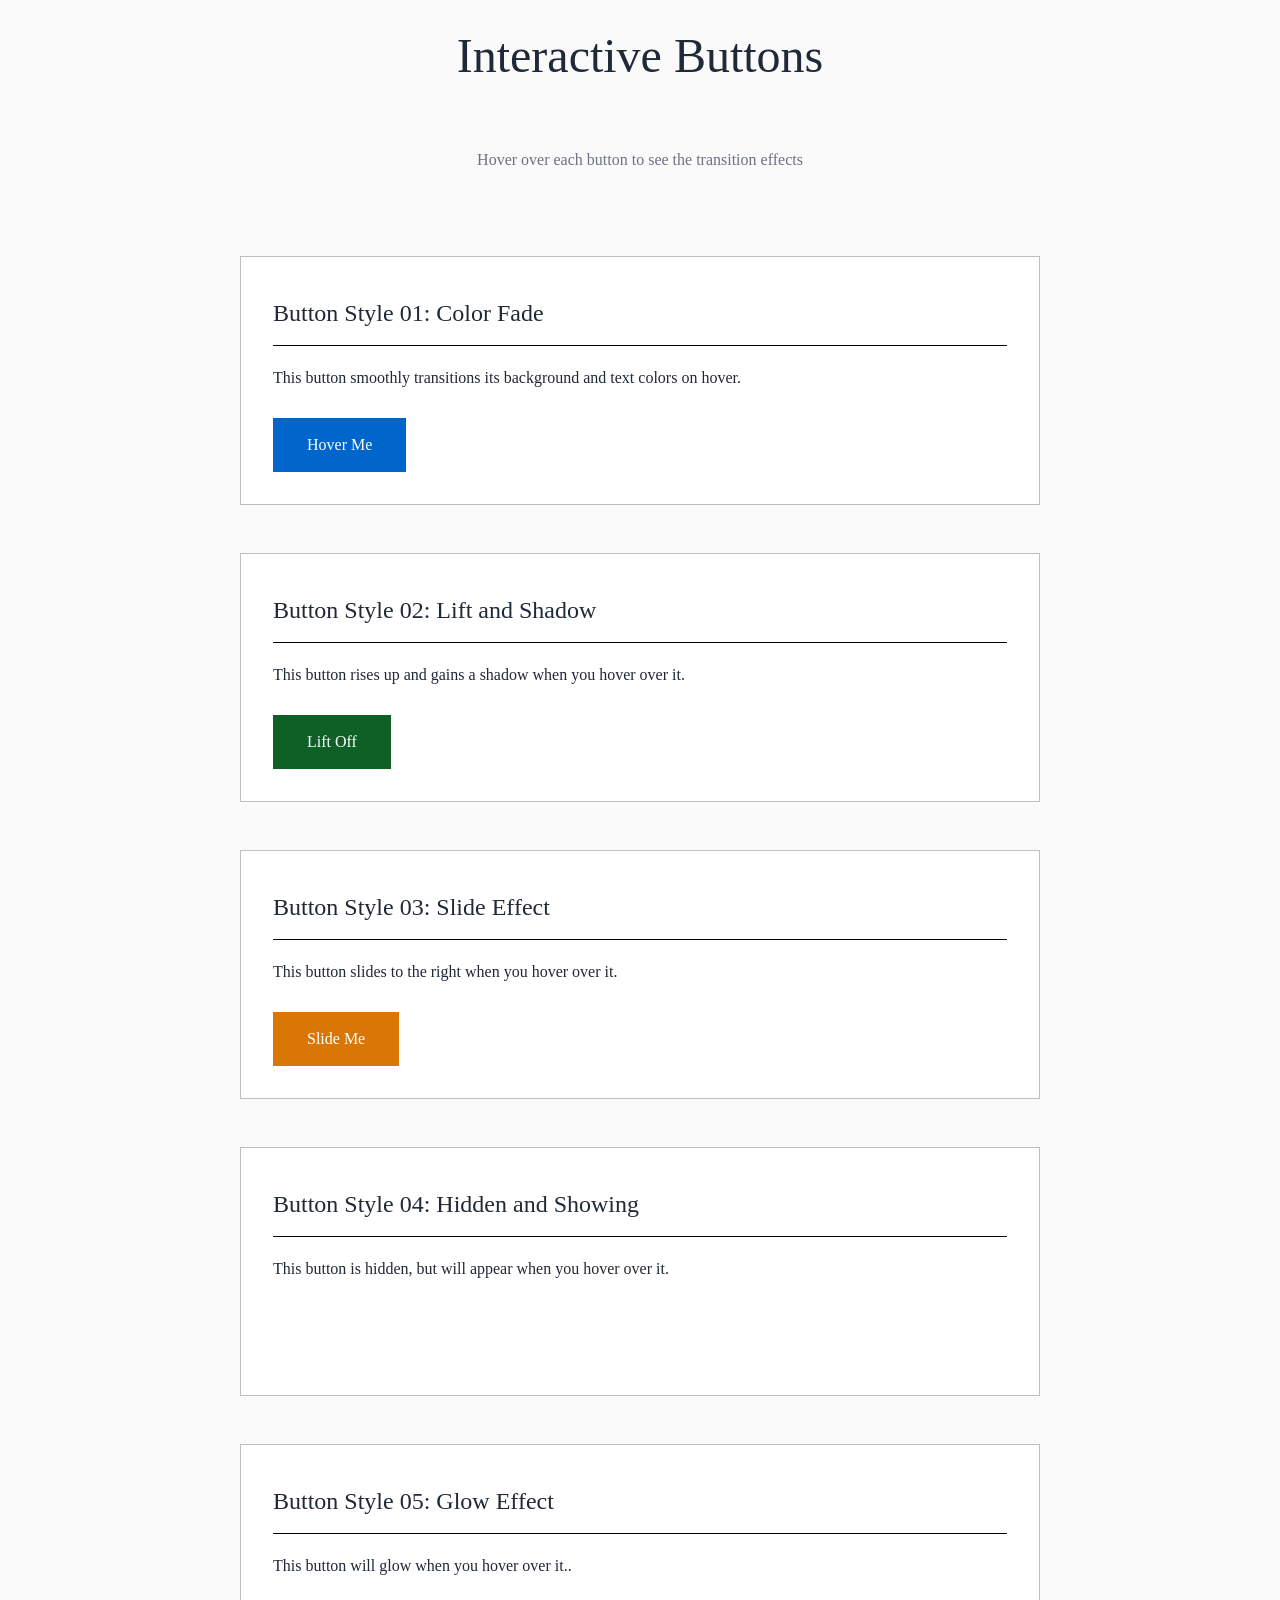
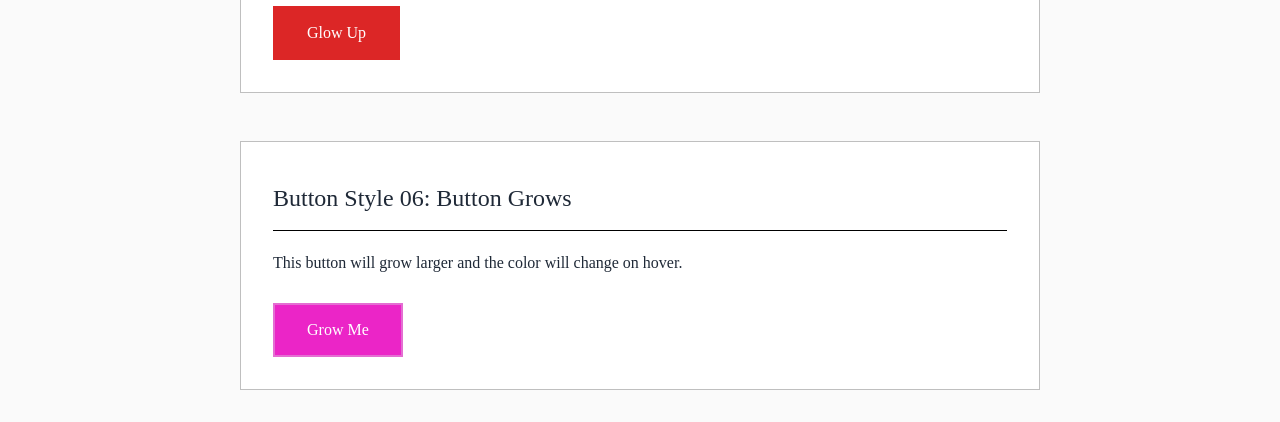
<file: week 05-exercise 01/index.html>
<!DOCTYPE html>
<html lang="en">

<head>
    <meta charset="UTF-8">
    <meta name="viewport" content="width=device-width, initial-scale=1.0">
    <title>Exercises Week 05 Exercise 01: Interactive Buttons</title>
    <link rel="stylesheet" href="./style.css">
</head>

<body>
    <div class="container">
        <h1>Interactive Buttons</h1>
        <p class="subtitle">Hover over each button to see the transition effects</p>

        <section class="button-section">
            <h2>Button Style 01: Color Fade</h2>
            <p>This button smoothly transitions its background and text colors on hover.</p>
            <button class="button-01">Hover Me</button>
        </section>


        <section class="button-section">
            <h2>Button Style 02: Lift and Shadow</h2>
            <p>This button rises up and gains a shadow when you hover over it.</p>
            <button class="button-02">Lift Off</button>
        </section>

        <section class="button-section">
            <h2>Button Style 03: Slide Effect </h2>
            <p>This button slides to the right when you hover over it.</p>
            <button class="button-03">Slide Me</button>
        </section>

        <section class="button-section">
            <h2>Button Style 04: Hidden and Showing</h2>
            <p>This button is hidden, but will appear when you hover over it.</p>
            <button class="button-04">Surprise!</button>
        </section>

        <section class="button-section">
            <h2>Button Style 05: Glow Effect</h2>
            <p>This button will glow when you hover over it..</p>
            <button class="button-05">Glow Up</button>
        </section>

        <section class="button-section">
            <h2>Button Style 06: Button Grows</h2>
            <p>This button will grow larger and the color will change on hover.</p>
            <button class="button-06">Grow Me</button>
        </section>
    </div>
</body>

</html>
</file>
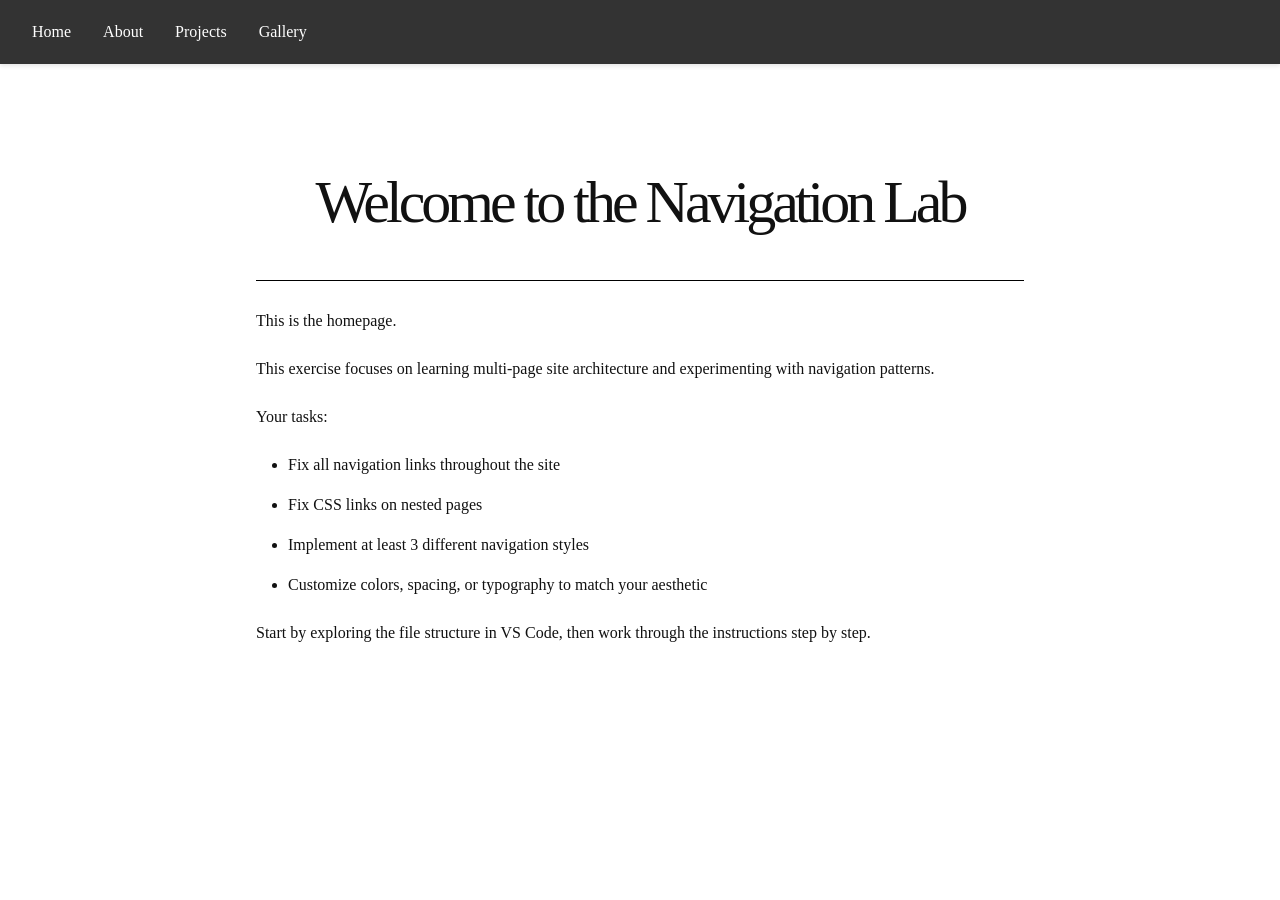
<file: week-06-exercise-01/index.html>
<!DOCTYPE html>
<html lang="en">

<head>
  <meta charset="UTF-8">
  <meta name="viewport" content="width=device-width, initial-scale=1.0">
  <title>Navigation Lab - Home</title>
  <link rel="stylesheet" href="css/style.css">
</head>

<body>

  <nav class="nav-horizontal">
    <ul>
      <li><a href="index.html">Home</a></li>
      <li><a href="about.html">About</a></li>
      <li><a href="projects/index.html">Projects</a></li>
      <li><a href="gallery/index.html">Gallery</a></li>
    </ul>
  </nav>

  <main>
    <h1>Welcome to the Navigation Lab</h1>

    <p>This is the homepage.</p>
    <p>This exercise focuses on learning multi-page site architecture and experimenting with navigation patterns.</p>

    <p>Your tasks:</p>
    <ul>
      <li>Fix all navigation links throughout the site</li>
      <li>Fix CSS links on nested pages</li>
      <li>Implement at least 3 different navigation styles</li>
      <li>Customize colors, spacing, or typography to match your aesthetic</li>
    </ul>

    <p>Start by exploring the file structure in VS Code, then work through the instructions step by step.</p>
  </main>

</body>

</html>
</file>
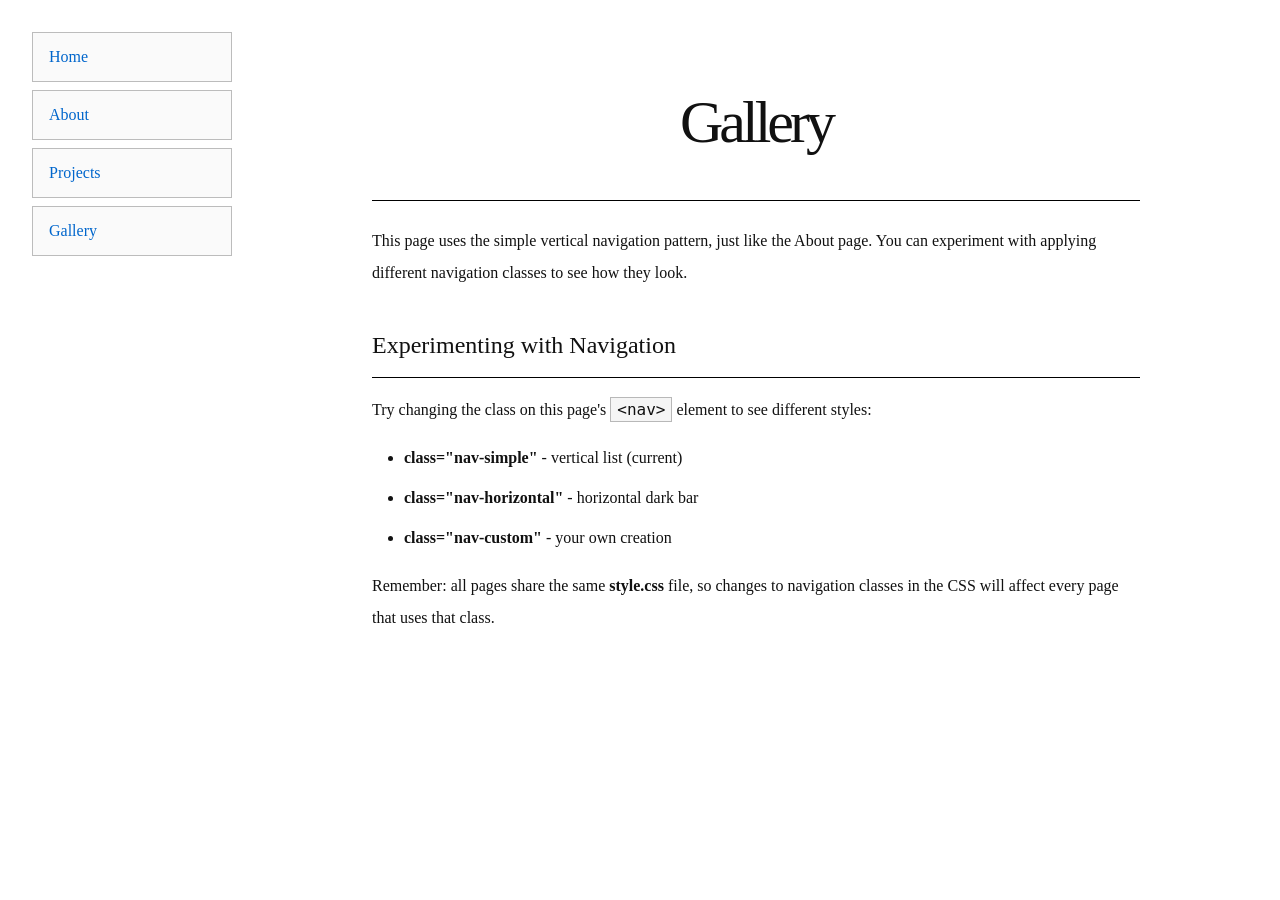
<file: week-06-exercise-01/gallery/index.html>
<!DOCTYPE html>
<html lang="en">

<head>
  <meta charset="UTF-8">
  <meta name="viewport" content="width=device-width, initial-scale=1.0">
  <title>Navigation Lab - Gallery</title>
  <link rel="stylesheet" href="../css/style.css">
</head>

<body>

  <nav class="nav-simple">
    <ul>
      <li><a href="../index.html">Home</a></li>
      <li><a href="../about.html">About</a></li>
      <li><a href="../projects/index.html">Projects</a></li>
      <li><a href="../gallery/index.html">Gallery</a></li>
    </ul>
  </nav>

  <main>
    <h1>Gallery</h1>

    <p>This page uses the simple vertical navigation pattern, just like the About page. You can experiment with applying
      different navigation classes to see how they look.</p>

    <h2>Experimenting with Navigation</h2>

    <p>Try changing the class on this page's <code>&lt;nav&gt;</code> element to see different styles:</p>

    <ul>
      <li><strong>class="nav-simple"</strong> - vertical list (current)</li>
      <li><strong>class="nav-horizontal"</strong> - horizontal dark bar</li>
      <li><strong>class="nav-custom"</strong> - your own creation</li>
    </ul>

    <p>Remember: all pages share the same <strong>style.css</strong> file, so changes to navigation classes in the CSS
      will affect every page that uses that class.</p>
  </main>

</body>

</html>
</file>
<file: project-01/style.css>
* {
    box-sizing: border-box;
    margin: 0;
    padding: 0;
}

:root {
    --primary-color: #FFFAED;
    --secondary-color: #ff7d59;
    --third-color: #d1d161;
    --fourth-color: #f84e37;
    --accent-color: #FFBDE8;
    --font-color: #2c2c34;
}

body {
    font-family: 'Poppins', sans-serif;
    background-color: var(--primary-color);
    color: var(--font-color);
    line-height: 1.6;
    padding: 20px;
}

.banner-title {
    font-family: 'Playfair Display', serif;
    font-size: 2rem;
    color: var(--primary-color);
    text-align: center;
    
    background: var(--secondary-color);
    border-radius: 5px;
    border: 2px solid var(--accent-color);
    

    width: 100%;
    padding: 40px 0;
   
    
}


nav {
    display: flex;
    flex-wrap: wrap;
    justify-content: center;
    gap: 10px;
    margin-top: 20px;
    padding-bottom: 10px;
    padding-top: 10px;
}

nav a {
    padding: 12px 19px;
    margin: 8px;
    border: 1px solid #301210;

    border-radius: 6px;
    transition: 02s;
    text-align: center;
    text-decoration: none;

    margin-top: 20px;
    font-family: 'Poppins', sans-serif;
    color: var(--fourth-color);

}

nav a:hover {
    background-color: var(--third-color);
}


.collection-grid {
    display: flex;
    flex-wrap: wrap;
    gap: 32px;
    justify-content: center;

    border-radius: 24px;
    transition: transform 0.2s; box-shadow: 0.2s ease;
    backdrop-filter: blur(8px);
    background-color: var(--primary-color);
}

.collection-card h2 {
    display: inline-block;
    background: var(--accent-color);
    color: var(--fourth-color);
    font-family: "Playfair Display", serif;
    font-size: 1.4 rem;

    padding: 8px 16px;
    border: 2px solid var(--accent-color);
    border-radius: 10px;
    margin: 0 0 10px 0;

    box-shadow: 0 0 12px rgba( 255, 120, 190, 0.5);
    transition: box-shadow 0.3 s ease;
    
}

.collection-card h2 :hover{
    box-shadow: 0 0 30 px var(--third-color);
    

} 

.collection-card ul {
    display: inline-block;
    text-align: left;
    margin: 0 auto;

}


.collection-card {
    padding: 16px 16px 20px;
    padding-left: 30px;
    padding-right: 30px;
    font-family: "Poppins", sans-serif;
    font-size: 18px;
    align-content: baseline;
    border-radius: 20px;
    transition: transform 0.25 ease, box shadow 0.2s ease;

    display: flex;
    flex-direction: column;
    gap: 12px




}

.collection-card img {
    max-width: 300px;
    width: 100%;
    height: auto;
    display: block;
    margin: 0 auto;
    border-radius: 22px;
  
}

footer{
    background-color: var(--third-color);
    color: var(--fourth-color);
    padding: 25px 0;
    text-align: center;
    font-family: "Poppins", sans-serif;
    margin-top: 60px;
    border-top: 3px solid var(--primary-color);
    border-radius: 10px;
}

footer:hover{
    box-shadow: 0 -6px 20px rgba( 0,0,0,0.15);
    transform: translateY(-3px);
}
</file>
<file: project-02/style.css>
* {
    margin: 0;
    padding: 0;
    box-sizing: border-box;
}

html, body{
    height: 100%
    

}

body{
    display: flex;
    flex-direction: column;
    min-height: 100vh;
}

main{
    flex: 1;
}

.main-section {
   background: linear-gradient(to bottom, #fff0f5, #ffffff00);
   padding-top: 1re;
   padding-bottom: 2rem;
}   

:root {
    --primary-color: #F8F7F4;
    --secondary-color: #E5D9D3;
    --third-color: #777777;
    --fourth-color: #333333;
    --accent-color: #4A4A4A;
    --font-color: #2a2a29;
}

h1{
    margin-bottom: 10px;
    font-style: italic;
    font-size: 4rem;
    color: var(--fourth-color);
    text-align: left;
    margin-top: 0.5rem;
    
  

    width: 100%;
    padding-left: 0;
}

.welcome-text{
    font-size: 1.2rem;
    font-weight: 700;
    text-align: left;
    margin-top: 1.5rem;
    margin-bottom: 1rem;
    color: var(--third-color);
    display: inline-block;
    padding-bottom: 0.3rem;
    border-bottom: 3px solid #f3b3ca

}

.section-intro{
    margin-bottom: 0.5rem;
    margin-top: 2rem;
    color: var(--accent-color);
    text-align: left;
    font-size: 1.15rem;
    font-weight: 400;
    max-width: 900px;
    line-height: 1.6;

}

body {
    font-family: 'Poppins', sans-serif;
    background-color: var(--primary-color);
    color: var(--font-color);
    line-height: 1.6;
    padding: 20px;
}


.nav-gallery {
    display: flex;
    flex-wrap: wrap;       
    gap: 4rem;             
    justify-content: center;
    margin-bottom: 80px;
    margin-top: 5rem;
}


.nav-card {
    position: relative;
    width: 260px;          
    height: 350px;         
    border-radius: 8px;
    overflow: hidden;
    text-decoration: none;
    display: block;

    
    background: var(--third-color);
    box-shadow: 0 8px 20px rgba(0,0,0,0.15);
}


.nav-card span {
    position: absolute;
    top: 50%;
    left: 50%;
    transform: translate(-50%, -50%);
    color: white;
    font-size: 1.4rem;
    font-weight: 600;
    text-shadow: 0 2px 4px rgba(0,0,0,0.6);
}

.nav-card:hover {
    transform: translateY(-8px);
    box-shadow: 0 14px 30px rgba(0,0,0,0.25);
    transition: all 0.3s ease;
}


.nav-simple {
  display: flex;
  justify-content: center;
  gap: 2rem;
  margin-top: 1 rem;
  margin-bottom: 1rem;
}

.nav-simple ul {
  list-style: none;
  display: flex;
  gap: 2rem;
  margin: 0;
  padding: 0;
}

.nav-simple a {
  display: block;
  padding: 8px 16px;
  color: var(--font-color);
  text-decoration: none;
  background-color: #fafafa;
  border: 1px solid rgba(0, 0, 0, 0.25);
  transition: background-color 0.3s ease, color 0.3s ease;
}

.nav-simple a:hover {
  background-color: #ed8eeb;
  color: #ffffff;
}

.nav-simple+main {
  margin-left: 232px;
}

.section-boxes {
    max-width: 900px;
    display: grid;
    grid-template-columns: 1fr;
    gap: 2rem;
    margin: 2rem auto 3rem;
}

.section-boxes section {
    background-color: var(--secondary-color);
    padding: 20px;
    border-radius: 12px;
   
}

@media (min-width: 900px) {
    .section-boxes {
        grid-template-columns: repeat (2fr 1fr);
    }
}


footer{
    background-color: var(--third-color);
    color: var(--fourth-color);
    text-align: center;
    font-family: "Poppins", sans-serif;
    margin-top: 200px;
    padding: 15px 0;
    border-radius: 10px;
    border-top: 3px solid var(--secondary-color);
}

footer:hover{
    box-shadow: 0 -6px 20px rgba( 0,0,0,0.15);
    transform: translateY(-3px);
}
</file>
<file: week 03-exercise 01/style.css>
.box {
  box-sizing: border-box;
}
body {
  font-family: system-ui, -apple-system, BlinkMacSystemFont, 'Segoe UI', Roboto, Oxygen, Ubuntu, Cantarell, 'Open Sans', 'Helvetica Neue', sans-serif;
  margin: 10px;
  padding: 20px;
  background-color: #ece0c7;
}
.card{
    max-width: 600px;
    margin: 0 auto;
    padding: 20px;
    background-color: #121131;
    border-radius: 20px;
    border-style: dashed;
    border-color:#93695a;
    border-width: 5px;
}
h1 {
  text-align: center;
  color: #ffffff;
  font-size: 30px;
  margin-bottom: 10px;
}
p {
  color: #ffffff;
  font-size: 15px;
  line-height: 1.6;
  text-align: center;
  margin-bottom: 10px;
}
</file>
<file: week 04 - exercise 01/style.css>
* {
    box-sizing: border-box;
}

html,
body {
    min-height: 100vh;
    margin: 0;
}

body {
    font-family: 'Trebuchet MS', 'Lucida Sans Unicode', 'Lucida Grande', 'Lucida Sans', Arial, sans-serif;
    line-height: 2;
    display: flex;
    justify-content: center;
    align-items: flex-start;
    padding: 32px 0;
}

main {
    max-width: 800px;
    width: 90%;
    padding: 16px;
    border: 4px solid rgba(152, 15, 15, 0.25);
}

h1 {
    font-weight: normal;
    font-size: 48px;
    line-height: 1em;
    margin-top: 48px;
    margin-bottom: 48px;
    text-align: center;
}

h2 {
    font-size: 24px;
    margin-top: 48px;
    margin-bottom: 16px;
    border-bottom: 1px solid rgba(0, 0, 0, 1);
    padding-bottom: 16px;
}

p {
    margin-bottom: 16px;
}

.screenshot-container {
    margin: 32px 0;
    padding: 16px;
    border: 2px solid rgba(0, 0, 0, 1);
    text-align: center;
}

.screenshot-container img {
    max-width: 100%;
    height: auto;
    display: block;
    margin: 0 auto;
    border: 2px solid rgba(0, 0, 0, 0.25);
}
</file>
<file: week 04-exercise 02/style.css>
* {
    box-sizing: border-box;
}

html,
body {
    min-height: 100vh;
    margin: 0;
}

body {
    font-family: 'inter', sans-serif;
    line-height: 2;
    display: flex;
    justify-content: center;
    align-items: flex-start;
    padding: 40px 20px;
    background: linear-gradient( 180deg, #000000, #121212, #1c1c1c);
    color: #f5f5f5
}

.top-bar {
    width: 100%;
    background-color: #000000;
    padding: 16px 0;
    text-align: center;
    border-radius: 8px;;
}

.top-bar h1 {
    margin-bottom: 10px;
    font-size: 52px;
    font-weight: 700;
    letter-spacing: -1px;
    text-align: center;
    color: #ffffff;
}   

main {
    max-width: 700px;
    margin: 0 auto 48px auto;
    text-align: center;
    color: #d6d6d6
    
}

h1 {
    font-weight: 700;
    font-size: 52px;
    line-height: 1em;
    margin-top: 48px;
   
}

main>p {
    margin-bottom: 32px;
    text-align: center;
    max-width: 800px;
    margin-left: auto;
    margin-right: auto;
    color: #fafafa;
    line-height: 1.7;
}

.collection-grid {
    display: flex;
    flex-wrap: wrap;
    gap: 32px;
    justify-content: center;

    border-radius: 24px;
    box-shadow: 0 4px 12px rgba(0, 0, 0, 0.08);
    transition: transform 0.2s; box-shadow: 0.2s ease;
    backdrop-filter: blur(8px);
    background-color: #1a1a1a;

}


.collection-card {
    background-color: #f8f1ea;
    padding: 16px;

    border-radius: 20px;
    box-shadow: 0 8px 24px rgba(0, 0, 0, 0.25);
    transition: transform 0.25s ease, box-shadow 0.2s ease;

    flex: 1 1 300px;

    color: #444
}

.collection-card img {
    width: 100%;
    height: auto;
    display: block;
    border-radius: 20px;
}

.collection-card h2 {
    font-size: 26px;
    font-weight: 700;
    margin-top: 0;
    margin-bottom: 8px;
    line-height: 1.2;
    color: #111

}

.collection-card .details {
    font-size: 14px;
    color: rgba(0, 0, 0, 0.6);
    margin-bottom: 16px;
    font-style: italic;
}

.collection-card .description {
    font-size: 16px;
    margin-bottom: 0;
    line-height: 1.6;
}

/* --- Responsive Design --- */
@media (width >= 480px) {}
    .collection-card {
        flex: 1 1 45%;
    }
@media (width >= 1024px) {}
.collection-card {
        flex: 1 1 30%;
    }
</file>
<file: week 05-exercise 01/style.css>
* {
    margin: 0;
    padding: 0;
    box-sizing: border-box;
}

body {
    font-family: "Times New Roman", serif;
    line-height: 2;
    background-color: #fafafa;
    color: #1F2937;
    padding: 32px 16px;
}

.container {
    max-width: 800px;
    margin: 0 auto;
    display: flex;
    flex-direction: column;
    gap: 48px;
}

h1 {
    font-size: 48px;
    line-height: 1em;
    font-weight: normal;
    text-align: center;
    margin-bottom: 16px;
}

.subtitle {
    text-align: center;
    font-size: 16px;
    color: #6B7280;
    margin-bottom: 32px;
}

h2 {
    font-size: 24px;
    font-weight: normal;
    border-bottom: 1px solid rgba(0, 0, 0, 1);
    padding-bottom: 8px;
    margin-bottom: 16px;
}

.button-section {
    padding: 32px;
    background-color: #ffffff;
    border: 1px solid rgba(0, 0, 0, 0.25);
}

.button-section p {
    font-size: 16px;
    margin-bottom: 24px;
}

button {
    font-family: "Times New Roman", serif;
    font-size: 16px;
    cursor: pointer;
    border-radius: 0;
}

.button-01 {
    background-color: #0066CC;
    color: #ffffff;
    padding: 16px 32px;
    border: 2px solid #0066CC;
    transition: background-color 0.3s ease, color 0.3s ease, border-color 0.3s ease;
}

.button-01:hover {
    background-color: #ffffff;
    color: #0066CC;
    border-color: #0066CC;
}

.button-02 {
    background-color: #0e6027;
    color: #ffffff;
    padding: 16px 32px;
    border: 2px solid #0e6027;
    transition: transform 0.3s ease, box-shadow 0.3s ease;
}

.button-02:hover {
    transform: translateY(-4px);
    box-shadow: 0 8px 16px rgba(0, 0, 0, 0.2);
}

.button-03 {
    background-color: #D97706;
    color: #ffffff;
    padding: 16px 32px;
    border: 2px solid #D97706;
    position: relative;
    overflow: hidden;
    transition: color 0.3s ease;
}

.button-03:hover {
    transform: translateX(40px); /*slides right*/
}

.button-04 {
    background-color: #9333EA;
    color: #ffffff;
    padding: 16px 32px;
    border: 2px solid #9333EA;
    opacity: 0;
    transition: opacity 0.3s ease;
}

.button-04:hover {
    opacity: 1;
}

.button-05 {
    background-color: #DC2626;
    color: #ffffff;
    padding: 16px 32px;
    border: 2px solid #DC2626;
    box-shadow: 0 0 8px rgba(220, 38, 38, 0);
    transition: box-shadow 0.3s ease;
}

.button-05:hover {
    box-shadow: 0 0 19px rgba(228, 112, 112, 0.8);
}

.button-06 {
    background-color: #eb25c7;
    color: #ffffff;
    padding: 16px 32px;
    border: 2px solid #e46ed2;
    transition: transform 0.3s ease, background-color 0.3s ease;
}

.button-06:hover {
    transform: scale(1.5);
    background-color: #4ab4e9;
    border: 2px solid #76c5ec;
}
</file>
<file: week-06-exercise-01/css/style.css>
* {
  margin: 0;
  padding: 0;
  box-sizing: border-box;
}

body {
  font-family: "Times New Roman", serif;
  font-size: 16px;
  line-height: 2;
  color: #111111;
  background-color: #ffffff;
  display: flex;
  justify-content: center;
  align-items: flex-start;
  min-height: 100vh;
  padding: 32px 0;
}

main {
  max-width: 800px;
  width: 100%;
  padding: 0 16px;
}

h1 {
  font-size: 3.75rem;
  font-weight: normal;
  line-height: 1em;
  letter-spacing: -0.25rem;
  text-align: center;
  margin-bottom: 24px;
  padding-bottom: 48px;
  border-bottom: 1px solid rgba(0, 0, 0, 1);
}

h2 {
  font-size: 24px;
  font-weight: normal;
  margin-top: 32px;
  margin-bottom: 16px;
  padding-bottom: 8px;
  border-bottom: 1px solid rgba(0, 0, 0, 1);
}

p {
  margin-bottom: 16px;
}

ul {
  margin-left: 32px;
  margin-bottom: 16px;
}

li {
  margin-bottom: 8px;
}

a {
  color: #0066CC;
  text-decoration: underline;
}

a:hover {
  color: #004499;
}

code {
  font-family: monospace;
  background-color: #f5f5f5;
  padding: 2px 6px;
  border: 1px solid rgba(0, 0, 0, 0.25);
}

.nav-simple {
  position: fixed;
  left: 32px;
  top: 32px;
  width: 200px;
}

.nav-simple ul {
  list-style: none;
  margin: 0;
  padding: 0;
}

.nav-simple li {
  margin-bottom: 8px;
}

.nav-simple a {
  display: block;
  padding: 8px 16px;
  color: #0066CC;
  text-decoration: none;
  background-color: #fafafa;
  border: 1px solid rgba(0, 0, 0, 0.25);
  transition: background-color 0.3s ease, color 0.3s ease;
}

.nav-simple a:hover {
  background-color: #0066CC;
  color: #ffffff;
}

.nav-simple+main {
  margin-left: 232px;
}

.nav-horizontal {
  position: fixed;
  top: 0;
  left: 0;
  right: 0;
  background-color: #333333;
  padding: 0 32px;
  box-shadow: 0 2px 4px rgba(0, 0, 0, 0.1);
  z-index: 1000;
}

.nav-horizontal ul {
  list-style: none;
  margin: 0;
  padding: 0;
  display: flex;
  gap: 32px;
}

.nav-horizontal li {
  margin-bottom: 0;
}

.nav-horizontal a {
  display: block;
  padding: 16px 0;
  color: #ffffff;
  text-decoration: none;
  transition: color 0.3s ease;
}

.nav-horizontal a:hover {
  color: #0066CC;
}

.nav-horizontal+main {
  margin-top: 80px;
}

h1 {
  margin-top: 60px;
  text-align: center;
}
.nav-centered {
  position: fixed;
  top: 0;
  left: 0;
  right: 0;
  background-color: #e5730e;
  padding: 0 32px;
  box-shadow: 0 2px 4px rgba(0, 0, 0, 0.1);
  z-index: 1000;

}

.nav-centered ul {
list-style: none;
  margin: 0;
  padding: 0;

  display: flex;
  justify-content: space-evenly;
  align-items: center;
  width: 100%;
}

.nav-centered li {
  margin: 0;
}

.nav-centered a {
  display: block;
  padding: 16px 0;
  color: #000000;
  text-decoration: none;
  transition: color 0.3s ease;
}

.nav-centered a:hover {
   color: #094e0c;
}


@media (width >=480px) {}

@media (width >=1024px) {}
</file>
